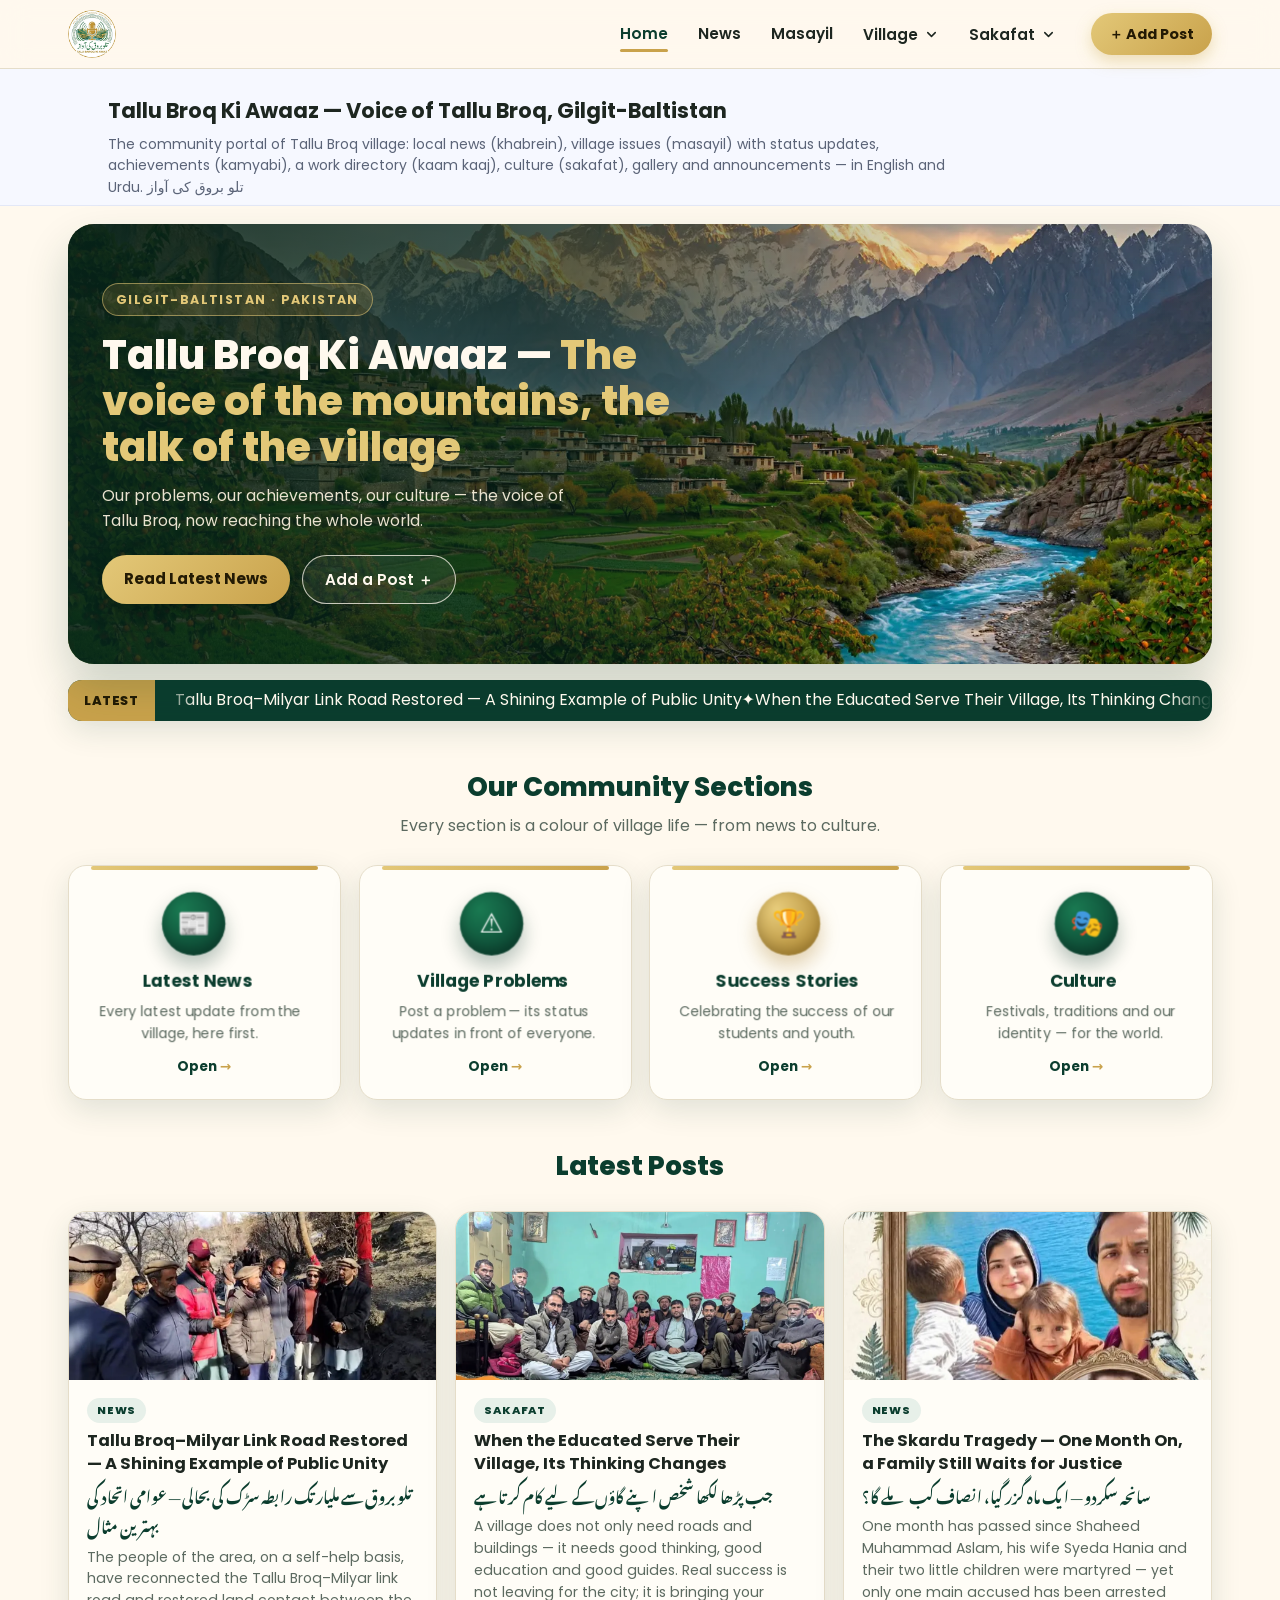
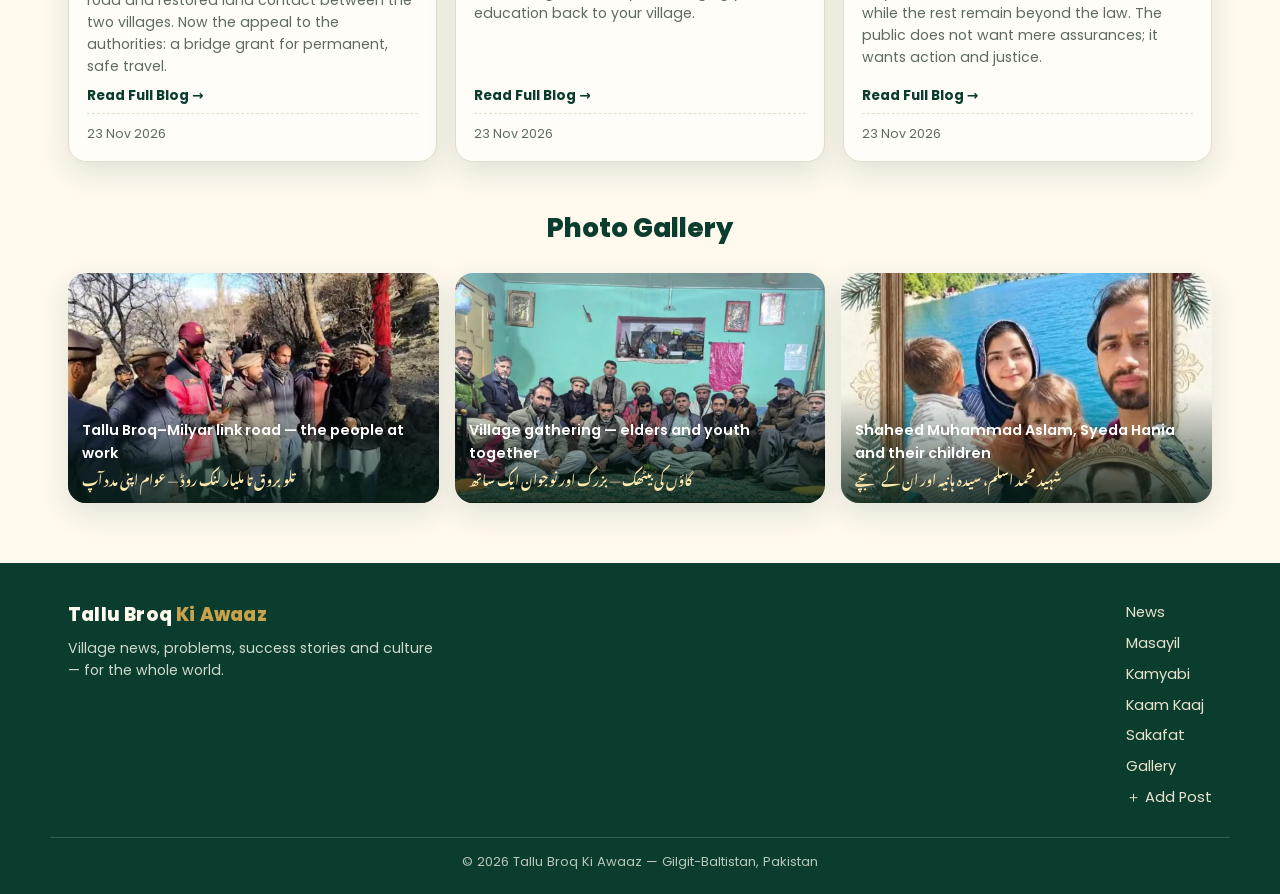
<file: index.html>
<!DOCTYPE html>
<html lang="en">
<head>
<meta charset="UTF-8">
<meta name="viewport" content="width=device-width, initial-scale=1.0">
<title>Tallu Broq Ki Awaaz — تلو بروق کی آواز | Voice of Tallu Broq</title>
<meta name="description" content="Tallu Broq Ki Awaaz — village news, masayil, kamyabi, kaam kaaj and sakafat from Tallu Broq, Gilgit-Baltistan. تلو بروق کی آواز">
<meta name="keywords" content="Tallu Broq, Tallu Broq Ki Awaaz, تلو بروق, تلو بروق کی آواز, Skardu village news, Gilgit Baltistan village, GB news, گاؤں کی خبریں, village problems Pakistan">
<meta name="robots" content="index, follow">
<link rel="canonical" href="https://sigmapack4-design.github.io/tallu-broq-awaaz/">
<meta name="theme-color" content="#0b3d2e">
<meta property="og:type" content="website">
<meta property="og:site_name" content="Tallu Broq Ki Awaaz">
<meta property="og:title" content="Tallu Broq Ki Awaaz — تلو بروق کی آواز">
<meta property="og:description" content="Gaon ki khabrein, masayil, kamyabi aur sakafat — Tallu Broq, Gilgit-Baltistan ki awaaz poori duniya ke liye.">
<meta property="og:url" content="https://sigmapack4-design.github.io/tallu-broq-awaaz/">
<meta property="og:image" content="https://sigmapack4-design.github.io/tallu-broq-awaaz/assets/hero.webp">
<meta name="twitter:card" content="summary_large_image">
<meta name="twitter:title" content="Tallu Broq Ki Awaaz — تلو بروق کی آواز">
<meta name="twitter:description" content="Village news, problems, success stories and culture from Tallu Broq, Gilgit-Baltistan, Pakistan.">
<meta name="twitter:image" content="https://sigmapack4-design.github.io/tallu-broq-awaaz/assets/hero.webp">
<script type="application/ld+json">
{"@context":"https://schema.org","@type":"WebSite","name":"Tallu Broq Ki Awaaz","alternateName":"تلو بروق کی آواز","url":"https://sigmapack4-design.github.io/tallu-broq-awaaz/","inLanguage":["en","ur"],"description":"Village news, problems, success stories, work directory and culture from Tallu Broq, Gilgit-Baltistan, Pakistan.","publisher":{"@type":"Organization","name":"Tallu Broq Ki Awaaz","alternateName":"تلو بروق کی آواز"}}
</script>
<link rel="preconnect" href="https://fonts.googleapis.com">
<link rel="preconnect" href="https://fonts.gstatic.com" crossorigin>
<link href="https://fonts.googleapis.com/css2?family=Poppins:wght@400;500;600;700;800&family=Noto+Nastaliq+Urdu:wght@400;600;700&display=swap" rel="stylesheet">
<link rel="stylesheet" href="style.css?v=8">
<link rel="icon" type="image/png" href="assets/logo.png">
</head>
<body>

<header class="site-header" id="siteHeader">
  <div class="header-inner">
    <a class="brand" href="#/home" aria-label="Tallu Broq Ki Awaaz — Home">
      <span class="brand-mark" aria-hidden="true">
        <img src="assets/logo.png" alt="Tallu Broq Ki Awaaz — logo" width="48" height="48" data-sitelogo>
      </span>
    </a>

    <nav class="main-nav" id="mainNav" aria-label="Main">
      <a class="nav-link" href="#/home" data-nav="home" data-i18n="nav_home">Home</a>
      <a class="nav-link" href="#/news" data-nav="news" data-i18n="nav_news">News</a>
      <a class="nav-link" href="#/masayil" data-nav="masayil" data-i18n="nav_masayil">Masayil</a>

      <div class="nav-drop" data-drop>
        <button class="nav-link nav-drop-btn" type="button" aria-haspopup="true" aria-expanded="false" data-drop-btn>
          <span data-i18n="nav_gaon">Village</span>
          <svg class="drop-arrow" viewBox="0 0 24 24" aria-hidden="true"><path d="M6 9l6 6 6-6" fill="none" stroke="currentColor" stroke-width="2.4" stroke-linecap="round" stroke-linejoin="round"/></svg>
        </button>
        <div class="drop-panel" role="menu">
          <a href="#/kamyabi" data-nav="kamyabi" role="menuitem"><span class="drop-ic">★</span><span data-i18n="nav_kamyabi">Kamyabi</span></a>
          <a href="#/kaam" data-nav="kaam" role="menuitem"><span class="drop-ic">⚒</span><span data-i18n="nav_kaam">Kaam Kaaj</span></a>
          <a href="#/elaan" data-nav="elaan" role="menuitem"><span class="drop-ic">📣</span><span data-i18n="nav_elaan">Elaan Board</span></a>
          <a href="#/rabta" data-nav="rabta" role="menuitem"><span class="drop-ic">☎</span><span data-i18n="nav_rabta">Rabta Directory</span></a>
        </div>
      </div>

      <div class="nav-drop" data-drop>
        <button class="nav-link nav-drop-btn" type="button" aria-haspopup="true" aria-expanded="false" data-drop-btn>
          <span data-i18n="nav_sakafat">Sakafat</span>
          <svg class="drop-arrow" viewBox="0 0 24 24" aria-hidden="true"><path d="M6 9l6 6 6-6" fill="none" stroke="currentColor" stroke-width="2.4" stroke-linecap="round" stroke-linejoin="round"/></svg>
        </button>
        <div class="drop-panel" role="menu">
          <a href="#/sakafat" data-nav="sakafat" role="menuitem"><span class="drop-ic">🎭</span><span data-i18n="nav_sakafat">Sakafat</span></a>
          <a href="#/gallery" data-nav="gallery" role="menuitem"><span class="drop-ic">🖼</span><span data-i18n="nav_gallery">Gallery</span></a>
          <a href="#/videos" data-nav="videos" role="menuitem"><span class="drop-ic">🎬</span><span data-i18n="nav_videos">Videos</span></a>
        </div>
      </div>
    </nav>

    <div class="header-actions">
      <a class="cta-btn" href="#/submit" data-i18n="cta_submit">＋ Add Post</a>
      <button class="burger" id="burger" type="button" aria-label="Menu" aria-expanded="false">
        <span></span><span></span><span></span>
      </button>
    </div>
  </div>

  <div class="mobile-panel" id="mobilePanel">
    <a class="m-link" href="#/home" data-nav="home" data-i18n="nav_home">Home</a>
    <a class="m-link" href="#/news" data-nav="news" data-i18n="nav_news">News</a>
    <a class="m-link" href="#/masayil" data-nav="masayil" data-i18n="nav_masayil">Masayil</a>
    <button class="m-acc-btn" type="button" data-acc aria-expanded="false">
      <span data-i18n="nav_gaon">Village</span>
      <svg class="drop-arrow" viewBox="0 0 24 24" aria-hidden="true"><path d="M6 9l6 6 6-6" fill="none" stroke="currentColor" stroke-width="2.4" stroke-linecap="round" stroke-linejoin="round"/></svg>
    </button>
    <div class="m-acc-panel">
      <a class="m-link sub" href="#/kamyabi" data-nav="kamyabi" data-i18n="nav_kamyabi">Kamyabi</a>
      <a class="m-link sub" href="#/kaam" data-nav="kaam" data-i18n="nav_kaam">Kaam Kaaj</a>
      <a class="m-link sub" href="#/elaan" data-nav="elaan" data-i18n="nav_elaan">Elaan Board</a>
      <a class="m-link sub" href="#/rabta" data-nav="rabta" data-i18n="nav_rabta">Rabta Directory</a>
    </div>
    <button class="m-acc-btn" type="button" data-acc aria-expanded="false">
      <span data-i18n="nav_sakafat">Sakafat</span>
      <svg class="drop-arrow" viewBox="0 0 24 24" aria-hidden="true"><path d="M6 9l6 6 6-6" fill="none" stroke="currentColor" stroke-width="2.4" stroke-linecap="round" stroke-linejoin="round"/></svg>
    </button>
    <div class="m-acc-panel">
      <a class="m-link sub" href="#/sakafat" data-nav="sakafat" data-i18n="nav_sakafat">Sakafat</a>
      <a class="m-link sub" href="#/gallery" data-nav="gallery" data-i18n="nav_gallery">Gallery</a>
      <a class="m-link sub" href="#/videos" data-nav="videos" data-i18n="nav_videos">Videos</a>
    </div>
    <a class="m-link cta" href="#/submit" data-i18n="cta_submit">＋ Add Post</a>
  </div>
</header>

<section class="seo-intro"><div class="wrap-x">
<h1>Tallu Broq Ki Awaaz — Voice of Tallu Broq, Gilgit-Baltistan</h1>
<p>The community portal of Tallu Broq village: local news (khabrein), village issues (masayil) with status updates, achievements (kamyabi), a work directory (kaam kaaj), culture (sakafat), gallery and announcements — in English and Urdu. تلو بروق کی آواز</p>
</div></section>
<main id="app" tabindex="-1"></main>

<footer class="site-footer">
  <div class="footer-inner">
    <div class="footer-brand">
      <span class="brand-name light">Tallu Broq <span class="brand-name-2">Ki Awaaz</span></span>
      <p class="footer-tag" data-i18n="footer_tag">Village news, problems, success stories and culture — for the whole world.</p>
      <div class="social-row" id="socialRow"></div>
    </div>
    <nav class="footer-links" aria-label="Footer">
      <a href="#/news" data-i18n="nav_news">News</a>
      <a href="#/masayil" data-i18n="nav_masayil">Masayil</a>
      <a href="#/kamyabi" data-i18n="nav_kamyabi">Kamyabi</a>
      <a href="#/kaam" data-i18n="nav_kaam">Kaam Kaaj</a>
      <a href="#/sakafat" data-i18n="nav_sakafat">Sakafat</a>
      <a href="#/gallery" data-i18n="nav_gallery">Gallery</a>
      <a href="#/submit" data-i18n="cta_submit">＋ Add Post</a>
    </nav>
  </div>
  <div class="footer-bottom">© 2026 Tallu Broq Ki Awaaz — Gilgit-Baltistan, Pakistan</div>
</footer>

<!-- Guidelines popup (shown before posting) -->
<div class="modal-back" id="guideModal" role="dialog" aria-modal="true" aria-label="Posting guidelines">
  <div class="modal-card">
    <h3>📋 Posting Guidelines</h3>
    <div class="guide-cols">
      <div>
        <p class="guide-h good">✅ What you can post:</p>
        <ul>
          <li>Village news</li>
          <li>Problems — water, electricity, roads, school, health</li>
          <li>Success stories — students and youth</li>
          <li>Culture and announcements</li>
        </ul>
      </div>
      <div>
        <p class="guide-h bad">🚫 Strictly not allowed:</p>
        <ul>
          <li>Buying and selling, shop or product advertisements</li>
          <li>Rude, abusive or immoral words or photos</li>
          <li>Blaming or attacking any person, or fights</li>
          <li>Fake news or spam</li>
        </ul>
      </div>
    </div>
    <p class="guide-note">🤖 <strong>How the system works:</strong> You send a title, details and a photo → <strong>the AI checks it first</strong> → a clean post is polished by the AI and published as an <strong>English + Urdu blog</strong> with SEO. A post against the rules is <strong>declined on the spot</strong> — it never appears on the site.</p>
    <div class="modal-btns">
      <button class="btn-gold" id="guideGo" type="button">Got It — Write a Post →</button>
      <button class="btn-plain" id="guideClose" type="button">Close</button>
    </div>
  </div>
</div>

<script src="data.js?v=3"></script>
<script src="app.js?v=10"></script>
</body>
</html>
</file>
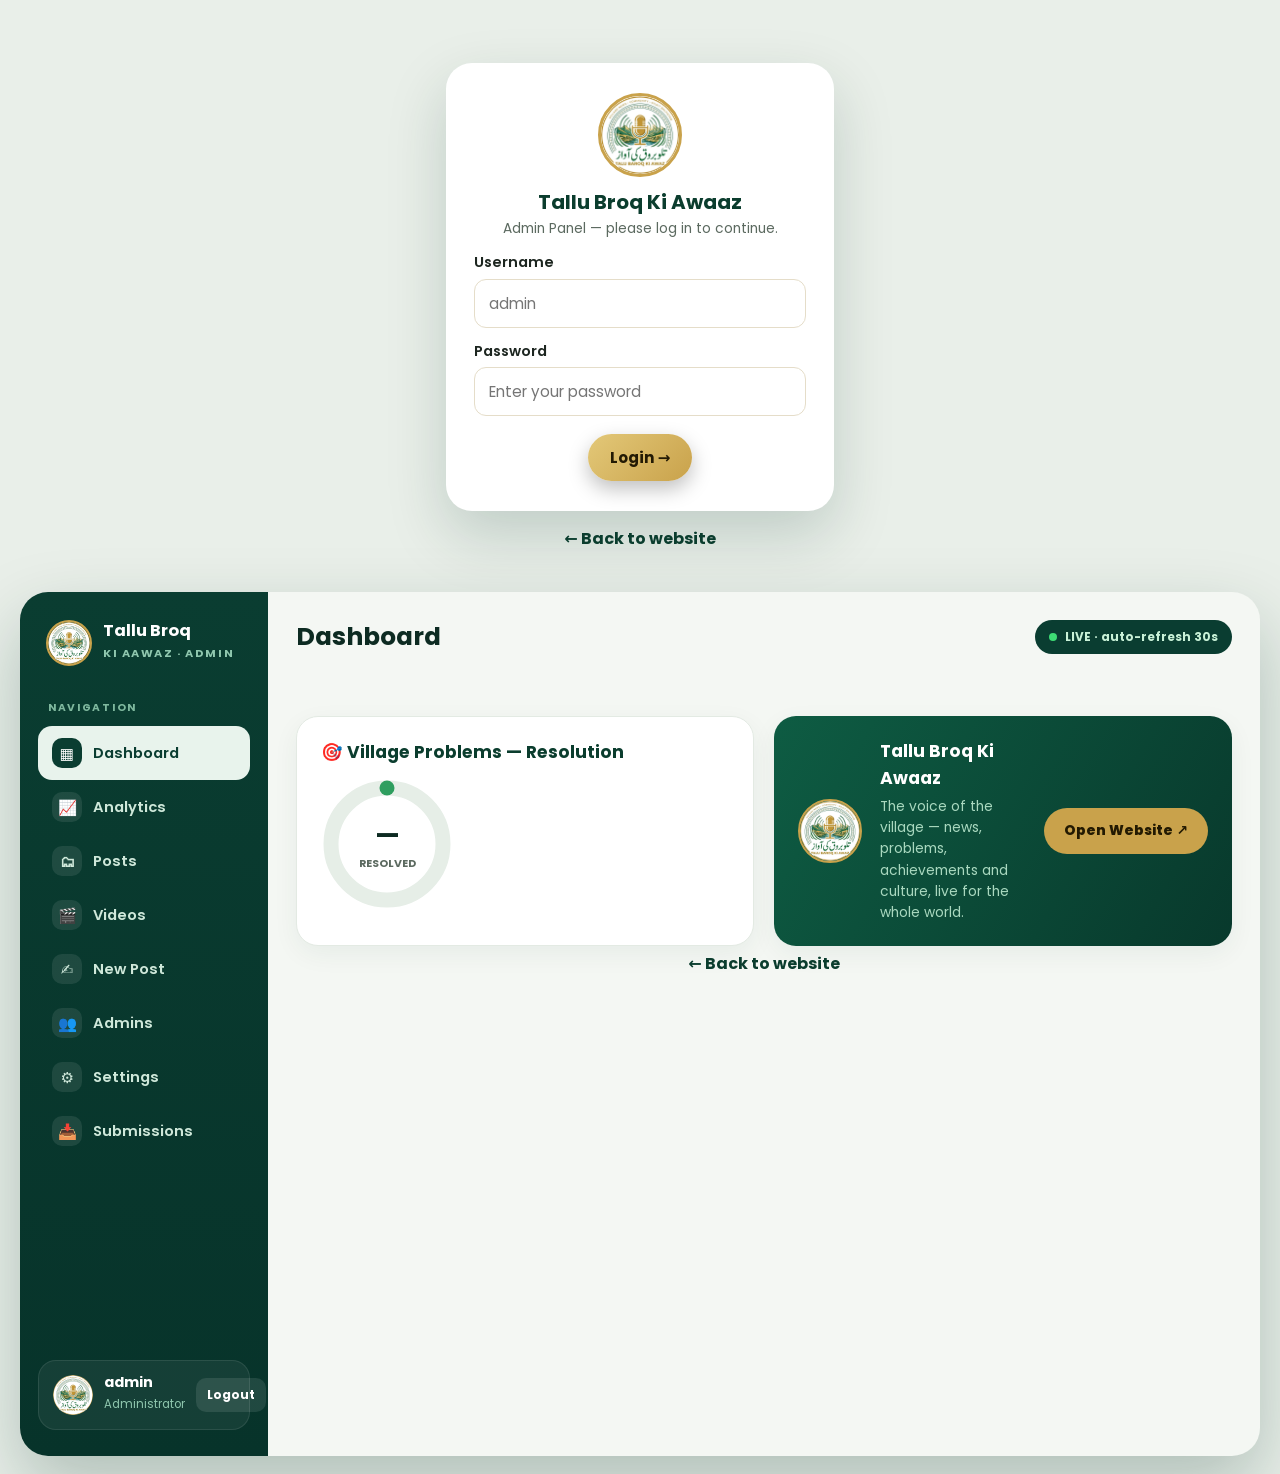
<file: admin.html>
<!DOCTYPE html>
<html lang="en">
<head>
<meta charset="UTF-8">
<meta name="viewport" content="width=device-width, initial-scale=1.0">
<title>Admin Panel — Tallu Broq Ki Awaaz</title>
<meta name="robots" content="noindex, nofollow">
<link rel="icon" type="image/png" href="assets/logo.png">
<link rel="preconnect" href="https://fonts.googleapis.com">
<link rel="preconnect" href="https://fonts.gstatic.com" crossorigin>
<link href="https://fonts.googleapis.com/css2?family=Poppins:wght@400;600;700;800&family=Noto+Nastaliq+Urdu:wght@400;700&display=swap" rel="stylesheet">
<link rel="stylesheet" href="style.css?v=7">
<style>
  body{background:#e9efe9}
  /* ---------- login ---------- */
  .login-wrap{max-width:420px;margin:7vh auto 40px;padding:0 16px}
  .login-card{background:#fff;border-radius:26px;padding:30px 28px;box-shadow:0 24px 60px rgba(8,50,40,.18)}
  .login-card .lg-logo{width:84px;height:84px;border-radius:50%;display:block;margin:0 auto 10px;border:3px solid var(--gold)}
  .login-card h1{font-size:1.25rem;color:var(--green);text-align:center}
  .login-card p{text-align:center;color:var(--muted);font-size:.86rem;margin-bottom:8px}
  /* ---------- shell ---------- */
  .shell{display:flex;gap:0;max-width:1240px;margin:18px auto;background:#f4f7f3;border-radius:28px;overflow:hidden;box-shadow:0 30px 70px rgba(8,50,40,.25);min-height:calc(100vh - 36px)}
  .side{width:248px;flex:0 0 248px;background:linear-gradient(180deg,#0a3d31,#07332a);color:#dcefe6;padding:26px 18px;display:flex;flex-direction:column;gap:6px}
  .side-brand{display:flex;align-items:center;gap:11px;padding:2px 8px 20px}
  .side-brand img{width:46px;height:46px;border-radius:50%;border:2px solid var(--gold)}
  .side-brand b{font-size:1.02rem;color:#fff;line-height:1.2;display:block}
  .side-brand span{font-size:.7rem;letter-spacing:.14em;color:#8fc7ae;font-weight:700}
  .side-label{font-size:.66rem;letter-spacing:.16em;color:#7fb89e;font-weight:700;padding:8px 10px 4px}
  .nav-item{display:flex;align-items:center;gap:11px;width:100%;text-align:left;background:transparent;border:0;color:#cfe8da;font-family:inherit;font-weight:600;font-size:.92rem;padding:12px 14px;border-radius:14px;cursor:pointer}
  .nav-item .dot{width:30px;height:30px;flex:0 0 30px;border-radius:10px;background:rgba(255,255,255,.09);display:flex;align-items:center;justify-content:center;font-size:.95rem}
  .nav-item:hover{background:rgba(255,255,255,.07);color:#fff}
  .nav-item.on{background:#e8f3ec;color:#0a3d31}
  .nav-item.on .dot{background:#0a3d31;color:#fff}
  .side-user{margin-top:auto;background:rgba(255,255,255,.06);border:1px solid rgba(255,255,255,.09);border-radius:18px;padding:13px 14px;display:flex;align-items:center;gap:11px}
  .side-user img{width:40px;height:40px;border-radius:50%}
  .side-user b{color:#fff;font-size:.9rem;display:block;line-height:1.2;word-break:break-all}
  .side-user span{font-size:.72rem;color:#8fc7ae}
  .side-user button{margin-left:auto;background:rgba(255,255,255,.1);border:0;color:#fff;border-radius:10px;padding:8px 11px;font-family:inherit;font-weight:700;font-size:.75rem;cursor:pointer}
  .side-user button:hover{background:#b3261e}
  .main{flex:1;padding:26px 28px 46px;min-width:0}
  .main-head{display:flex;align-items:center;gap:14px;margin-bottom:20px;flex-wrap:wrap}
  .main-head h1{font-size:1.55rem;color:#0d2b22}
  .main-head .live{margin-left:auto;background:#0a3d31;color:#c9f2d8;font-size:.74rem;font-weight:700;padding:8px 14px;border-radius:999px;display:flex;align-items:center;gap:8px}
  .live i{width:8px;height:8px;border-radius:50%;background:#3ddc74;display:inline-block;animation:pulse 1.6s infinite}
  @keyframes pulse{0%{box-shadow:0 0 0 0 rgba(61,220,116,.5)}70%{box-shadow:0 0 0 7px rgba(61,220,116,0)}100%{box-shadow:0 0 0 0 rgba(61,220,116,0)}}
  /* ---------- cards & stats ---------- */
  .card{background:#fff;border:1px solid #e3eae3;border-radius:22px;padding:22px 24px;margin-bottom:20px;box-shadow:0 8px 26px rgba(10,61,49,.06)}
  .card h2{color:var(--green);font-size:1.08rem;margin-bottom:12px}
  .card h3{color:#0d2b22;font-size:.98rem;margin:20px 0 10px}
  .card label{display:block;font-weight:600;font-size:.9rem;margin:12px 0 5px}
  .card input[type=text],.card input[type=password],.card input[type=url],.card select,.card textarea{
    width:100%;padding:12px 14px;border:1.5px solid var(--line);border-radius:12px;font-family:inherit;font-size:.95rem;background:#fff}
  .card input:focus,.card select:focus,.card textarea:focus{outline:none;border-color:var(--green)}
  .row{display:flex;gap:12px;flex-wrap:wrap}.row>*{flex:1;min-width:150px}
  .check{display:flex;align-items:center;gap:8px;font-weight:600;font-size:.9rem;margin-top:14px}
  .check input{width:18px;height:18px}
  .msg{margin-top:12px;font-size:.92rem;border-radius:12px;padding:11px 14px;display:none;line-height:1.55}
  .msg.ok{display:block;background:#e5f6ec;border:1px solid #8fd3a8;color:#14532d}
  .msg.bad{display:block;background:#fdecec;border:1px solid #f0a3a3;color:#7a1d1d}
  .msg.wait{display:block;background:#fff7e0;border:1px solid #ecd27a;color:#6b5410}
  .stats{display:grid;grid-template-columns:repeat(auto-fit,minmax(150px,1fr));gap:14px;margin-bottom:20px}
  .stat{background:#fff;border:1px solid #e3eae3;border-radius:20px;padding:17px 18px;box-shadow:0 8px 26px rgba(10,61,49,.06)}
  .stat b{display:block;font-size:1.85rem;color:#0d2b22;line-height:1.1}
  .stat span{font-size:.78rem;color:var(--muted);font-weight:600}
  .stat .sub{font-size:.72rem;color:#7d8b82;margin-top:3px}
  .stat.hero{background:linear-gradient(135deg,#0e5c43,#0a3d31);border:0}
  .stat.hero b{color:#fff}.stat.hero span{color:#a9d8bf}.stat.hero .sub{color:#8fc7ae}
  .bars{display:flex;align-items:flex-end;gap:3px;height:30px;margin-top:9px}
  .bars i{flex:1;background:#2f9e5f;border-radius:3px 3px 0 0;min-height:3px}
  .bars i.dim{background:#cfe3d4}
  /* donut + wide cards */
  .grid2{display:grid;grid-template-columns:1fr 1fr;gap:20px}
  .grid2 .card{margin-bottom:0}
  .donut-wrap{display:flex;align-items:center;gap:20px;flex-wrap:wrap}
  .donut{position:relative;width:132px;height:132px;flex:0 0 132px}
  .donut svg{transform:rotate(-90deg)}
  .donut .pct{position:absolute;inset:0;display:flex;flex-direction:column;align-items:center;justify-content:center}
  .donut .pct b{font-size:1.65rem;color:#0d2b22}
  .donut .pct span{font-size:.68rem;color:var(--muted);font-weight:700}
  .legend{font-size:.88rem;line-height:2}
  .legend i{width:11px;height:11px;border-radius:4px;display:inline-block;margin-right:8px}
  .cta-card{background:linear-gradient(120deg,#0e5c43,#08392c);border:0;color:#e6f4ec;display:flex;align-items:center;gap:18px}
  .cta-card img{width:64px;height:64px;border-radius:50%;border:2px solid var(--gold)}
  .cta-card h2{color:#fff;margin:0 0 4px}
  .cta-card p{font-size:.86rem;color:#a9d8bf}
  .cta-card a{margin-left:auto;background:var(--gold);color:#231a02;font-weight:800;text-decoration:none;padding:12px 20px;border-radius:999px;font-size:.86rem;white-space:nowrap}
  /* 7-day chart */
  .chart{display:flex;align-items:flex-end;gap:10px;height:170px;padding-top:16px}
  .chart .col{flex:1;display:flex;flex-direction:column;align-items:center;gap:6px;height:100%;justify-content:flex-end}
  .chart .bar{width:70%;max-width:44px;background:linear-gradient(180deg,#35b558,#177245);border-radius:9px 9px 4px 4px;min-height:4px}
  .chart .v{font-weight:800;font-size:.85rem;color:#0d2b22}
  .chart .d{font-size:.7rem;color:var(--muted);font-weight:600;text-align:center}
  /* posts / admins / log */
  .tab-page{display:none}.tab-page.on{display:block}
  .apost{border:1px solid var(--line);border-radius:14px;padding:13px 15px;margin-bottom:10px;background:#fff}
  .apost h3{font-size:.98rem;color:var(--ink)}
  .apost .meta{font-size:.78rem;color:var(--muted);margin:3px 0 8px}
  .apost .acts{display:flex;gap:8px;flex-wrap:wrap;align-items:center}
  .mini-btn{border:1.5px solid var(--line);background:#fff;border-radius:999px;padding:7px 14px;font-weight:700;font-size:.8rem;cursor:pointer;font-family:inherit;text-decoration:none;color:var(--ink);display:inline-block}
  .mini-btn:hover{border-color:var(--green);color:var(--green)}
  .mini-btn.danger:hover{border-color:#b3261e;color:#b3261e}
  .mini-btn.on{background:var(--green);color:#fff;border-color:var(--green)}
  .editor{border-top:1px dashed var(--line);margin-top:12px;padding-top:6px}
  .editor .ur-input{font-family:'Noto Nastaliq Urdu',serif}
  .arow{display:flex;align-items:center;gap:10px;border:1px solid var(--line);border-radius:12px;padding:10px 14px;margin-bottom:8px;background:#fff}
  .arow b{font-size:.95rem}
  .arow .you{font-size:.72rem;background:var(--green-soft);color:var(--green);font-weight:800;padding:2px 9px;border-radius:999px}
  .log-item{font-size:.86rem;padding:9px 4px;border-bottom:1px dashed var(--line)}
  .log-item .tag{font-weight:800;font-size:.72rem;padding:2px 9px;border-radius:999px;color:#fff}
  .tag.pub{background:#177245}.tag.dec{background:#b3261e}
  .visit{display:flex;gap:10px;align-items:baseline;padding:8px 4px;border-bottom:1px dashed var(--line);font-size:.88rem}
  .visit b{color:#0d2b22}
  .visit span{margin-left:auto;color:var(--muted);font-size:.76rem;white-space:nowrap}
  .photo-prev{width:100%;max-height:220px;object-fit:cover;border-radius:12px;margin-top:8px}
  .logo-prev{width:110px;height:110px;object-fit:cover;border-radius:50%;border:3px solid var(--gold);display:block;margin:8px 0}
  /* ---------- mobile ---------- */
  @media (max-width:920px){
    .shell{flex-direction:column;border-radius:0;margin:0;min-height:100vh}
    .side{width:auto;flex:none;padding:16px 14px 12px}
    .side-brand{padding-bottom:12px}
    .side-label{display:none}
    .side nav{display:flex;gap:8px;overflow-x:auto;padding-bottom:6px;-webkit-overflow-scrolling:touch}
    .nav-item{width:auto;white-space:nowrap;padding:9px 13px}
    .nav-item .dot{width:24px;height:24px;flex-basis:24px;font-size:.8rem}
    .side-user{margin-top:10px}
    .main{padding:20px 15px 40px}
    .grid2{grid-template-columns:1fr}
    .cta-card{flex-wrap:wrap}.cta-card a{margin-left:0}
  }
</style>
</head>
<body>

<!-- LOGIN -->
<div class="login-wrap" id="loginCard">
  <div class="login-card">
    <img class="lg-logo" src="assets/logo.png" alt="">
    <h1>Tallu Broq Ki Awaaz</h1>
    <p>Admin Panel — please log in to continue.</p>
    <label for="lu" style="display:block;font-weight:600;font-size:.9rem;margin:12px 0 5px">Username</label>
    <input type="text" id="lu" placeholder="admin" autocomplete="username" style="width:100%;padding:12px 14px;border:1.5px solid var(--line);border-radius:12px;font-family:inherit;font-size:.95rem">
    <label for="pw" style="display:block;font-weight:600;font-size:.9rem;margin:12px 0 5px">Password</label>
    <input type="password" id="pw" placeholder="Enter your password" autocomplete="current-password" style="width:100%;padding:12px 14px;border:1.5px solid var(--line);border-radius:12px;font-family:inherit;font-size:.95rem">
    <div style="margin-top:18px;text-align:center"><button class="btn-gold" id="loginBtn" type="button">Login →</button></div>
    <div class="msg" id="loginMsg"></div>
  </div>
  <p style="text-align:center;margin-top:16px"><a href="index.html" style="color:var(--green);font-weight:700">← Back to website</a></p>
</div>

<!-- PANEL -->
<div class="shell" id="panel" hidden>
  <aside class="side">
    <div class="side-brand">
      <img src="assets/logo.png" alt="" id="headLogo">
      <div><b>Tallu Broq</b><span>KI AAWAZ · ADMIN</span></div>
    </div>
    <div class="side-label">NAVIGATION</div>
    <nav>
      <button class="nav-item on" data-tab="dashboard" type="button"><span class="dot">▦</span>Dashboard</button>
      <button class="nav-item" data-tab="analytics" type="button"><span class="dot">📈</span>Analytics</button>
      <button class="nav-item" data-tab="posts" type="button"><span class="dot">🗂</span>Posts</button>
      <button class="nav-item" data-tab="videos" type="button"><span class="dot">🎬</span>Videos</button>
      <button class="nav-item" data-tab="new" type="button"><span class="dot">✍️</span>New Post</button>
      <button class="nav-item" data-tab="admins" type="button"><span class="dot">👥</span>Admins</button>
      <button class="nav-item" data-tab="settings" type="button"><span class="dot">⚙️</span>Settings</button>
      <button class="nav-item" data-tab="subs" type="button"><span class="dot">📥</span>Submissions</button>
    </nav>
    <div class="side-user">
      <img src="assets/logo.png" alt="">
      <div><b id="sideUser">admin</b><span id="whoLine">Administrator</span></div>
      <button id="logoutBtn" type="button">Logout</button>
    </div>
  </aside>

  <main class="main">
    <div class="main-head">
      <h1 id="pageTitle">Dashboard</h1>
      <span class="live"><i></i> LIVE · auto-refresh 30s</span>
    </div>

    <!-- DASHBOARD -->
    <div class="tab-page on" id="tab-dashboard">
      <div class="stats" id="anaDash"></div>
      <div class="stats" id="statsRow"></div>
      <div class="grid2">
        <div class="card">
          <h2>🎯 Village Problems — Resolution</h2>
          <div class="donut-wrap">
            <div class="donut">
              <svg width="132" height="132" viewBox="0 0 132 132">
                <circle cx="66" cy="66" r="56" fill="none" stroke="#e6eee7" stroke-width="15"/>
                <circle id="donutArc" cx="66" cy="66" r="56" fill="none" stroke="#2f9e5f" stroke-width="15" stroke-linecap="round" stroke-dasharray="0 352"/>
              </svg>
              <div class="pct"><b id="donutPct">—</b><span>RESOLVED</span></div>
            </div>
            <div class="legend" id="donutLegend"></div>
          </div>
        </div>
        <div class="card cta-card">
          <img src="assets/logo.png" alt="" id="ctaLogo">
          <div>
            <h2>Tallu Broq Ki Awaaz</h2>
            <p>The voice of the village — news, problems, achievements and culture, live for the whole world.</p>
          </div>
          <a href="index.html" target="_blank">Open Website ↗</a>
        </div>
      </div>
    </div>

    <!-- ANALYTICS -->
    <div class="tab-page" id="tab-analytics">
      <div class="stats" id="anaStats"></div>
      <div class="card">
        <h2>📊 Last 7 Days — Page Views</h2>
        <div class="chart" id="ana7"></div>
        <p style="font-size:.8rem;color:var(--muted);margin-top:10px">Visitor numbers for each day are written under the bars. Data is collected from today onwards.</p>
      </div>
      <div class="card">
        <h2>🕒 Recent Visits</h2>
        <div id="anaRecent"><p style="color:var(--muted)">Loading…</p></div>
        <p style="font-size:.8rem;color:var(--muted);margin-top:10px">“Online Now” counts visitors active in the last 5 minutes. This page refreshes itself every 30 seconds.</p>
      </div>
    </div>

    <!-- POSTS -->
    <div class="tab-page" id="tab-posts">
      <div class="card">
        <h2>🗂 Posts on the Website (AI System)</h2>
        <div id="postsList"><p style="color:var(--muted)">Loading…</p></div>
        <p style="font-size:.82rem;color:var(--muted);margin-top:10px">Note: The 3 original blog posts (Road Restoration, Educated Youth, Saniha Skardu) are file-based — they do not appear here. Ask Muse if those need changes.</p>
      </div>
    </div>

    <!-- VIDEOS -->
    <div class="tab-page" id="tab-videos">
      <div class="card">
        <h2>🎬 Add a Video</h2>
        <p style="font-size:.88rem;color:var(--muted)">Paste a YouTube video link (or a direct .mp4 link). The video will appear in the website's Videos section with Like, Comment and Share.</p>
        <label for="vTitle">Video Title</label>
        <input type="text" id="vTitle" maxlength="140" placeholder="e.g. Tallu Broq — Village Tour">
        <label for="vUrl">YouTube / MP4 Link</label>
        <input type="url" id="vUrl" placeholder="https://www.youtube.com/watch?v=...">
        <div style="margin-top:14px"><button class="btn-gold" id="addVideoBtn" type="button">Add Video →</button></div>
        <div class="msg" id="videoMsg"></div>
      </div>
      <div class="card">
        <h2>🎞 Videos on the Website</h2>
        <div id="videosList"><p style="color:var(--muted)">Loading…</p></div>
      </div>
    </div>

    <!-- NEW POST -->
    <div class="tab-page" id="tab-new">
      <div class="card">
        <h2>✍️ Publish a New Post</h2>
        <label for="aTitle">Title</label>
        <input type="text" id="aTitle" maxlength="160" placeholder="Post title">
        <label for="aBody">Details</label>
        <textarea id="aBody" rows="5" placeholder="Write the full details…"></textarea>
        <div class="row">
          <div>
            <label for="aCat">Category</label>
            <select id="aCat">
              <option value="news">News</option>
              <option value="masayil">Problem (Masayil)</option>
              <option value="kamyabi">Achievement (Kamyabi)</option>
              <option value="elaan">Announcement (Elaan)</option>
              <option value="sakafat">Culture (Sakafat)</option>
            </select>
          </div>
          <div>
            <label for="aStatus">Problem Status (only for Problems)</label>
            <select id="aStatus">
              <option value="report">Reported</option>
              <option value="progress">In Progress</option>
              <option value="done">Resolved</option>
            </select>
          </div>
        </div>
        <label for="aPhoto">Photo (optional)</label>
        <input type="file" id="aPhoto" accept="image/*">
        <img id="aPrev" class="photo-prev" alt="" hidden>
        <label class="check"><input type="checkbox" id="aAi" checked> Improve this post with AI (English + Urdu blog + SEO)</label>
        <div style="margin-top:16px"><button class="btn-gold" id="publishBtn" type="button">Publish →</button></div>
        <div class="msg" id="pubMsg"></div>
      </div>
    </div>

    <!-- ADMINS -->
    <div class="tab-page" id="tab-admins">
      <div class="card">
        <h2>👥 Admins — Who Can Log In</h2>
        <div id="adminsList"><p style="color:var(--muted)">Loading…</p></div>
        <label for="nUser">New Admin — Username</label>
        <input type="text" id="nUser" placeholder="e.g. ahmed" maxlength="20">
        <label for="nPass">New Admin — Password</label>
        <input type="password" id="nPass" placeholder="At least 6 characters">
        <div style="margin-top:14px"><button class="btn-gold" id="addAdminBtn" type="button">Add Admin →</button></div>
        <div class="msg" id="adminMsg"></div>
      </div>
      <div class="card">
        <h2>👤 Change Your Username</h2>
        <p style="font-size:.88rem;color:var(--muted)">Current username: <b id="curUserName">—</b></p>
        <label for="newUserName">New Username</label>
        <input type="text" id="newUserName" placeholder="e.g. yawar" maxlength="20">
        <label for="renPw">Password (for confirmation)</label>
        <input type="password" id="renPw" placeholder="Enter your password">
        <div style="margin-top:14px"><button class="btn-gold" id="renameBtn" type="button">Change Username →</button></div>
        <div class="msg" id="renameMsg"></div>
      </div>
      <div class="card">
        <h2>🔑 Change Your Password</h2>
        <label for="curPw">Current Password</label>
        <input type="password" id="curPw" placeholder="Your current password">
        <label for="newPw">New Password</label>
        <input type="password" id="newPw" placeholder="At least 6 characters">
        <div style="margin-top:14px"><button class="btn-gold" id="changePwBtn" type="button">Change Password →</button></div>
        <div class="msg" id="pwMsg"></div>
      </div>
    </div>

    <!-- SETTINGS -->
    <div class="tab-page" id="tab-settings">
      <div class="card">
        <h2>🖼 Website Logo</h2>
        <p style="font-size:.88rem;color:var(--muted)">This logo appears in the website header and the browser tab. Uploading a new logo replaces the old one automatically.</p>
        <img id="logoPrev" class="logo-prev" src="assets/logo.png" alt="Current logo">
        <label for="logoFile">Choose a New Logo</label>
        <input type="file" id="logoFile" accept="image/*">
        <div style="margin-top:14px;display:flex;gap:10px;flex-wrap:wrap">
          <button class="btn-gold" id="logoBtn" type="button">Apply Logo →</button>
          <button class="mini-btn" id="logoResetBtn" type="button">Restore Default Logo</button>
        </div>
        <div class="msg" id="logoMsg"></div>
      </div>
      <div class="card">
        <h2>🔗 Social Links</h2>
        <p style="font-size:.88rem;color:var(--muted)">Fill in a link and its button will appear in the website footer. Leave a field empty to hide that button.</p>
        <label for="sFacebook">Facebook Page Link</label>
        <input type="url" id="sFacebook" placeholder="https://facebook.com/...">
        <label for="sYoutube">YouTube Channel Link</label>
        <input type="url" id="sYoutube" placeholder="https://youtube.com/@...">
        <label for="sTiktok">TikTok Link</label>
        <input type="url" id="sTiktok" placeholder="https://tiktok.com/@...">
        <label for="sInstagram">Instagram Link</label>
        <input type="url" id="sInstagram" placeholder="https://instagram.com/...">
        <div style="margin-top:14px"><button class="btn-gold" id="socialBtn" type="button">Save Links →</button></div>
        <div class="msg" id="socialMsg"></div>
      </div>
    </div>

    <!-- SUBMISSIONS -->
    <div class="tab-page" id="tab-subs">
      <div class="card">
        <h2>📥 Submissions Record (from the Public Form)</h2>
        <div id="logList"><p style="color:var(--muted)">Loading…</p></div>
      </div>
    </div>

    <p style="text-align:center;margin-top:6px"><a href="index.html" style="color:var(--green);font-weight:700">← Back to website</a></p>
  </main>
</div>

<script>
"use strict";
const API_BASE = "https://tallu-broq-api.vercel.app";
const $ = id => document.getElementById(id);
const esc = s => String(s || "").replace(/[&<>"]/g, c => ({ "&": "&amp;", "<": "&lt;", ">": "&gt;", '"': "&quot;" }[c]));
let token = sessionStorage.getItem("tbka-admin") || "";
let meUser = sessionStorage.getItem("tbka-user") || "";
let photoData = null, logoData = null;
let POSTS = [], LOG = [], ANA = null, anaTimer = null;

function msg(el, kind, text) { el.className = "msg " + kind; el.textContent = text; }

async function api(payload) {
  const ctrl = new AbortController();
  const timer = setTimeout(() => ctrl.abort(), 30000);
  try {
    const r = await fetch(API_BASE + "/api/admin", {
      method: "POST",
      headers: { "Content-Type": "application/json", "X-Admin-Token": token },
      body: JSON.stringify(payload),
      signal: ctrl.signal
    });
    return await r.json();
  } finally { clearTimeout(timer); }
}

function forceRelogin() {
  token = ""; meUser = "";
  sessionStorage.removeItem("tbka-admin"); sessionStorage.removeItem("tbka-user");
  $("panel").hidden = true; $("loginCard").hidden = false;
  msg($("loginMsg"), "bad", "Your session was from the old system and no longer matches — please log in again (username: admin)");
}

function compressImage(file) {
  return new Promise((resolve, reject) => {
    const url = URL.createObjectURL(file);
    const img = new Image();
    img.onload = () => {
      const max = 1100;
      const s = Math.min(1, max / Math.max(img.width, img.height));
      const c = document.createElement("canvas");
      c.width = Math.max(1, Math.round(img.width * s));
      c.height = Math.max(1, Math.round(img.height * s));
      c.getContext("2d").drawImage(img, 0, 0, c.width, c.height);
      URL.revokeObjectURL(url);
      resolve(c.toDataURL("image/jpeg", 0.78));
    };
    img.onerror = reject;
    img.src = url;
  });
}

function bindPhoto(inputId, prevId, setter) {
  $(inputId).addEventListener("change", async () => {
    const f = $(inputId).files && $(inputId).files[0];
    if (!f) { setter(null); if (prevId) $(prevId).hidden = true; return; }
    try {
      const d = await compressImage(f);
      setter(d);
      if (prevId) { $(prevId).src = d; $(prevId).hidden = false; }
    } catch (e) { setter(null); }
  });
}
bindPhoto("aPhoto", "aPrev", v => { photoData = v; });
$("logoFile").addEventListener("change", async () => {
  const f = $("logoFile").files && $("logoFile").files[0];
  if (!f) { logoData = null; return; }
  try { logoData = await compressImage(f); $("logoPrev").src = logoData; }
  catch (e) { logoData = null; }
});

/* ----- Navigation (sidebar) ----- */
const TITLES = { dashboard: "Dashboard", analytics: "Analytics", posts: "Posts", videos: "Videos", new: "New Post", admins: "Admins", settings: "Settings", subs: "Submissions" };
document.querySelectorAll(".nav-item").forEach(b => b.addEventListener("click", () => {
  document.querySelectorAll(".nav-item").forEach(x => x.classList.toggle("on", x === b));
  const t = b.getAttribute("data-tab");
  document.querySelectorAll(".tab-page").forEach(p => p.classList.toggle("on", p.id === "tab-" + t));
  $("pageTitle").textContent = TITLES[t] || "Dashboard";
  if (t === "analytics") loadAnalytics();
  if (t === "videos") loadVideos();
}));

/* ----- Login / logout ----- */
async function doLogin() {
  const m = $("loginMsg");
  msg(m, "wait", "Checking…");
  try {
    const j = await api({ action: "login", user: $("lu").value.trim(), password: $("pw").value });
    if (j.ok) {
      token = j.token; meUser = j.user;
      sessionStorage.setItem("tbka-admin", token);
      sessionStorage.setItem("tbka-user", meUser);
      showPanel();
    } else msg(m, "bad", "❌ " + (j.error || "Login failed"));
  } catch (e) { msg(m, "bad", "❌ Could not reach the server"); }
}
$("loginBtn").addEventListener("click", doLogin);
$("pw").addEventListener("keydown", e => { if (e.key === "Enter") doLogin(); });
$("logoutBtn").addEventListener("click", () => {
  token = ""; meUser = "";
  sessionStorage.removeItem("tbka-admin"); sessionStorage.removeItem("tbka-user");
  if (anaTimer) { clearInterval(anaTimer); anaTimer = null; }
  $("panel").hidden = true; $("loginCard").hidden = false;
});

function showPanel() {
  $("loginCard").hidden = true;
  $("panel").hidden = false;
  $("sideUser").textContent = meUser;
  $("whoLine").textContent = "Administrator";
  refresh();
  if (!anaTimer) anaTimer = setInterval(() => { if (token && !$("panel").hidden) loadAnalytics(); }, 30000);
}

async function refresh() {
  try {
    const j = await api({ action: "list" });
    if (j.ok) { POSTS = j.posts || []; LOG = j.log || []; renderStats(); renderPosts(); renderLog(); }
    else { forceRelogin(); return; }
  } catch (e) { $("postsList").innerHTML = "<p>Could not reach the server — reopen the page and try again.</p>"; return; }
  loadAnalytics();
  loadAdmins();
  loadSettings();
}

/* ----- Dashboard: post stats + donut ----- */
function renderStats() {
  const by = c => POSTS.filter(p => p.cat === c).length;
  const ms = POSTS.filter(p => p.cat === "masayil");
  const cards = [
    ["Total Posts", POSTS.length, ""],
    ["News", by("news"), ""],
    ["Problems", ms.length, ""],
    ["Achievements", by("kamyabi"), ""],
    ["Culture", by("sakafat"), ""],
    ["Announcements", by("elaan"), ""],
    ["Submissions", LOG.length, ""],
    ["Published", LOG.filter(l => l.result === "published").length, ""],
    ["Declined", LOG.filter(l => l.result === "declined").length, ""]
  ];
  $("statsRow").innerHTML = cards.map(c =>
    `<div class="stat"><span>${c[0]}</span><b>${c[1]}</b></div>`).join("");
  const rep = ms.filter(p => p.status === "report").length;
  const pro = ms.filter(p => p.status === "progress").length;
  const don = ms.filter(p => p.status === "done").length;
  const pct = ms.length ? Math.round(don / ms.length * 100) : 0;
  $("donutPct").textContent = ms.length ? pct + "%" : "—";
  $("donutArc").setAttribute("stroke-dasharray", (352 * pct / 100) + " 352");
  $("donutLegend").innerHTML =
    `<div><i style="background:#b3261e"></i>Reported — <b>${rep}</b></div>` +
    `<div><i style="background:#e0a800"></i>In Progress — <b>${pro}</b></div>` +
    `<div><i style="background:#2f9e5f"></i>Resolved — <b>${don}</b></div>` +
    `<div style="color:var(--muted);font-size:.8rem">Total problems: ${ms.length}</div>`;
}

/* ----- Analytics ----- */
function miniBars(vals) {
  const max = Math.max(...vals, 1);
  return `<div class="bars">${vals.map(v => `<i class="${v ? "" : "dim"}" style="height:${Math.max(10, v / max * 100)}%"></i>`).join("")}</div>`;
}
function pageName(p) {
  if (!p || p === "/" || p.includes("#/home")) return "Home";
  if (p.includes("#/post/")) return "Post page";
  if (p.includes("#/news")) return "News";
  if (p.includes("#/masayil")) return "Problems";
  if (p.includes("#/kamyabi")) return "Achievements";
  if (p.includes("#/sakafat")) return "Culture";
  if (p.includes("#/elaan")) return "Announcements";
  if (p.includes("saniha")) return "Blog: Saniha Skardu";
  if (p.includes("parha-likha")) return "Blog: Educated Youth";
  if (p.includes("milyar-road")) return "Blog: Road Restoration";
  if (p.includes("/posts/")) return "Blog post";
  return p.replace("#/", "").replace("/", "") || "Home";
}
function ago(ts) {
  const s = Math.max(0, Math.floor((Date.now() - ts) / 1000));
  if (s < 60) return "just now";
  const m = Math.floor(s / 60);
  if (m < 60) return m + " min ago";
  const h = Math.floor(m / 60);
  if (h < 24) return h + " hr ago";
  return Math.floor(h / 24) + " d ago";
}
async function loadAnalytics() {
  try {
    const j = await api({ action: "analytics" });
    if (!j.ok) return;
    ANA = j.analytics;
    const a = ANA;
    const week = a.last7.map(d => d.views);
    $("anaDash").innerHTML =
      `<div class="stat hero"><span>🟢 Online Now</span><b>${a.online}</b><div class="sub">active in the last 5 minutes</div></div>` +
      `<div class="stat"><span>Visitors Today</span><b>${a.today.visitors}</b><div class="sub">yesterday: ${a.yesterday.visitors}</div></div>` +
      `<div class="stat"><span>Views Today</span><b>${a.today.views}</b>${miniBars(week)}</div>` +
      `<div class="stat"><span>Total Visitors</span><b>${a.totalVisitors}</b><div class="sub">total views: ${a.totalViews}</div></div>`;
    $("anaStats").innerHTML =
      `<div class="stat hero"><span>🟢 Online Now</span><b>${a.online}</b><div class="sub">active in the last 5 minutes</div></div>` +
      `<div class="stat"><span>Visitors Today</span><b>${a.today.visitors}</b><div class="sub">views today: ${a.today.views}</div></div>` +
      `<div class="stat"><span>Visitors Yesterday</span><b>${a.yesterday.visitors}</b><div class="sub">views: ${a.yesterday.views}</div></div>` +
      `<div class="stat"><span>Total Visitors</span><b>${a.totalVisitors}</b><div class="sub">all time</div></div>` +
      `<div class="stat"><span>Total Views</span><b>${a.totalViews}</b><div class="sub">all time</div></div>`;
    const max = Math.max(...week, 1);
    $("ana7").innerHTML = a.last7.map(d => {
      const dt = new Date(d.day + "T12:00:00");
      const lbl = dt.toLocaleDateString("en-GB", { weekday: "short" }) + "<br>" + dt.toLocaleDateString("en-GB", { day: "numeric", month: "short" });
      return `<div class="col"><div class="v">${d.views}</div><div class="bar" style="height:${Math.max(3, d.views / max * 100)}%"></div><div class="d">${lbl}<br>👥 ${d.visitors}</div></div>`;
    }).join("");
    $("anaRecent").innerHTML = a.recent.length ? a.recent.map(e =>
      `<div class="visit"><b>${esc(pageName(e.page))}</b><span>${ago(e.ts)}</span></div>`).join("")
      : "<p style='color:var(--muted)'>No visits recorded yet — share the website link and visits will appear here live.</p>";
  } catch (e) { /* analytics is best-effort */ }
}

/* ----- Posts: list + edit + delete + status ----- */
function renderPosts() {
  $("postsList").innerHTML = POSTS.length ? POSTS.map(p => `
    <div class="apost" data-post="${esc(p.id)}">
      <h3>${esc(p.titleEn)}</h3>
      <div class="meta">${esc(p.cat)} · ${esc(p.date)} · ${esc(p.source || "")} · by ${esc(p.name || "")}</div>
      <div class="acts">
        <a class="mini-btn" href="index.html#/post/${esc(p.id)}" target="_blank">View</a>
        <button class="mini-btn" data-edit="${esc(p.id)}">✏️ Edit</button>
        ${p.cat === "masayil" ? ["report", "progress", "done"].map(s =>
          `<button class="mini-btn ${p.status === s ? "on" : ""}" data-status="${s}" data-id="${esc(p.id)}">${s}</button>`).join("") : ""}
        <button class="mini-btn danger" data-del="${esc(p.id)}">🗑 Delete</button>
      </div>
      <div class="editor" id="editor-${esc(p.id)}" hidden>
        <label>Title (English)</label>
        <input type="text" data-f="titleEn" value="${esc(p.titleEn)}">
        <label>Title (Urdu)</label>
        <input type="text" class="ur-input" data-f="titleUr" value="${esc(p.titleUr || "")}">
        <label>Details (English)</label>
        <textarea rows="4" data-f="bodyEn">${esc(p.bodyEn || "")}</textarea>
        <label>Details (Urdu)</label>
        <textarea rows="4" class="ur-input" data-f="bodyUr">${esc(p.bodyUr || "")}</textarea>
        <div class="row">
          <div><label>Category</label>
            <select data-f="cat">${["news", "masayil", "kamyabi", "elaan", "sakafat"].map(c =>
              `<option value="${c}" ${p.cat === c ? "selected" : ""}>${c}</option>`).join("")}</select></div>
          <div><label>Posted by (name)</label>
            <input type="text" data-f="name" value="${esc(p.name || "")}"></div>
        </div>
        <div style="margin-top:14px;display:flex;gap:10px;flex-wrap:wrap">
          <button class="btn-gold" data-save="${esc(p.id)}" type="button">Save →</button>
          <button class="mini-btn" data-canceledit="${esc(p.id)}" type="button">Cancel</button>
        </div>
        <div class="msg" id="editMsg-${esc(p.id)}"></div>
      </div>
    </div>`).join("") : "<p style='color:var(--muted)'>No posts have been published through the AI system yet.</p>";

  document.querySelectorAll("[data-del]").forEach(b => b.addEventListener("click", async () => {
    if (!confirm("Delete this post? Its photo will also be deleted.")) return;
    await api({ action: "delete", id: b.getAttribute("data-del") });
    refresh();
  }));
  document.querySelectorAll("[data-status]").forEach(b => b.addEventListener("click", async () => {
    await api({ action: "setStatus", id: b.getAttribute("data-id"), status: b.getAttribute("data-status") });
    refresh();
  }));
  document.querySelectorAll("[data-edit]").forEach(b => b.addEventListener("click", () => {
    const ed = $("editor-" + b.getAttribute("data-edit"));
    if (ed) ed.hidden = !ed.hidden;
  }));
  document.querySelectorAll("[data-canceledit]").forEach(b => b.addEventListener("click", () => {
    const ed = $("editor-" + b.getAttribute("data-canceledit"));
    if (ed) ed.hidden = true;
  }));
  document.querySelectorAll("[data-save]").forEach(b => b.addEventListener("click", async () => {
    const id = b.getAttribute("data-save");
    const box = document.querySelector(`[data-post="${id}"]`);
    const payload = { action: "edit", id };
    box.querySelectorAll("[data-f]").forEach(inp => { payload[inp.getAttribute("data-f")] = inp.value; });
    const m = $("editMsg-" + id);
    msg(m, "wait", "Saving…");
    try {
      const j = await api(payload);
      if (j.ok) { msg(m, "ok", "✅ Post updated"); refresh(); }
      else msg(m, "bad", "❌ " + (j.error || "Could not save"));
    } catch (e) { msg(m, "bad", "❌ Could not reach the server"); }
  }));
}

function renderLog() {
  $("logList").innerHTML = LOG.length ? LOG.map(l => `
    <div class="log-item">
      <span class="tag ${l.result === "published" ? "pub" : "dec"}">${l.result === "published" ? "PUBLISHED" : "DECLINED"}</span>
      <strong>${esc(l.title || "")}</strong> — ${esc(l.name || "")} · ${esc(l.cat || "")}
      ${l.reasonEn ? `<br><span style="color:#7a1d1d">${esc(l.reasonEn)}</span>` : ""}
      <br><span style="color:var(--muted)">${new Date(l.ts).toLocaleString("en-GB")}</span>
    </div>`).join("") : "<p style='color:var(--muted)'>No submissions yet.</p>";
}

/* ----- New post ----- */
$("publishBtn").addEventListener("click", async () => {
  const m = $("pubMsg");
  const payload = {
    action: "create",
    title: $("aTitle").value.trim(),
    desc: $("aBody").value.trim(),
    cat: $("aCat").value,
    status: $("aStatus").value,
    useAi: $("aAi").checked,
    image: photoData || undefined
  };
  if (payload.title.length < 4 || payload.desc.length < 10) { msg(m, "bad", "❌ Please write a title and details"); return; }
  msg(m, "wait", "⏳ Publishing — with AI on it usually takes 5–15 seconds. Please don't close the page…");
  $("publishBtn").disabled = true;
  try {
    const j = await api(payload);
    if (j.ok) {
      msg(m, "ok", "✅ Post published: “" + (j.post.titleEn || payload.title) + "” — see it in the Posts tab.");
      $("aTitle").value = ""; $("aBody").value = ""; $("aPhoto").value = "";
      photoData = null; $("aPrev").hidden = true;
      refresh();
    } else msg(m, "bad", "❌ " + (j.error || "Could not publish"));
  } catch (e) { msg(m, "bad", "❌ Could not reach the server — check your internet and try again"); }
  $("publishBtn").disabled = false;
});

/* ----- Admins ----- */
async function loadAdmins() {
  try {
    const j = await api({ action: "admins" });
    if (!j.ok) return;
    if ($("curUserName")) $("curUserName").textContent = j.me;
    $("adminsList").innerHTML = j.admins.map(a => `
      <div class="arow"><b>${esc(a.user)}</b>
        ${a.user === j.me ? '<span class="you">You</span>' : ""}
        ${a.user !== j.me ? `<button class="mini-btn danger" data-deladmin="${esc(a.user)}" style="margin-left:auto">🗑 Delete</button>` : ""}
      </div>`).join("");
    document.querySelectorAll("[data-deladmin]").forEach(b => b.addEventListener("click", async () => {
      if (!confirm("Delete admin '" + b.getAttribute("data-deladmin") + "'?")) return;
      const r = await api({ action: "removeAdmin", user: b.getAttribute("data-deladmin") });
      const m = $("adminMsg");
      if (r.ok) { msg(m, "ok", "✅ Admin deleted"); loadAdmins(); }
      else msg(m, "bad", "❌ " + (r.error || "Could not delete"));
    }));
  } catch (e) { /* ignore */ }
}
$("addAdminBtn").addEventListener("click", async () => {
  const m = $("adminMsg");
  try {
    const j = await api({ action: "addAdmin", user: $("nUser").value.trim(), password: $("nPass").value });
    if (j.ok) { msg(m, "ok", "✅ New admin created — they can now log in with their own username and password"); $("nUser").value = ""; $("nPass").value = ""; loadAdmins(); }
    else msg(m, "bad", "❌ " + (j.error || "Could not create admin"));
  } catch (e) { msg(m, "bad", "❌ Could not reach the server"); }
});
$("renameBtn").addEventListener("click", async () => {
  const m = $("renameMsg");
  try {
    const j = await api({ action: "renameMe", newUser: $("newUserName").value.trim(), current: $("renPw").value });
    if (j.ok) {
      token = j.token; meUser = j.user;
      sessionStorage.setItem("tbka-admin", token);
      sessionStorage.setItem("tbka-user", meUser);
      $("sideUser").textContent = meUser;
      msg(m, "ok", "✅ Username changed — next time log in as '" + meUser + "'");
      $("newUserName").value = ""; $("renPw").value = "";
      loadAdmins();
    } else msg(m, "bad", "❌ " + (j.error || "Username not changed"));
  } catch (e) { msg(m, "bad", "❌ Could not reach the server"); }
});
$("changePwBtn").addEventListener("click", async () => {
  const m = $("pwMsg");
  try {
    const j = await api({ action: "changePassword", current: $("curPw").value, next: $("newPw").value });
    if (j.ok) {
      token = j.token;
      sessionStorage.setItem("tbka-admin", token);
      msg(m, "ok", "✅ Password changed — next time log in with the new password");
      $("curPw").value = ""; $("newPw").value = "";
    } else msg(m, "bad", "❌ " + (j.error || "Password not changed"));
  } catch (e) { msg(m, "bad", "❌ Could not reach the server"); }
});

/* ----- Videos ----- */
let VIDEOS = [];
function videoThumb(v) {
  return v.type === "youtube"
    ? `<img src="https://i.ytimg.com/vi/${esc(v.yt)}/hqdefault.jpg" alt="" style="width:110px;height:70px;object-fit:cover;border-radius:10px">`
    : `<div style="width:110px;height:70px;border-radius:10px;background:#0a3d31;color:#fff;display:flex;align-items:center;justify-content:center;font-size:1.5rem">🎬</div>`;
}
async function loadVideos() {
  try {
    const j = await api({ action: "videos" });
    if (!j.ok) return;
    VIDEOS = j.videos || [];
    $("videosList").innerHTML = VIDEOS.length ? VIDEOS.map(v => `
      <div class="apost">
        <div style="display:flex;gap:13px;align-items:center;flex-wrap:wrap">
          ${videoThumb(v)}
          <div style="flex:1;min-width:170px">
            <h3>${esc(v.title)}</h3>
            <div class="meta">${v.type === "youtube" ? "YouTube" : "MP4 file"} · ❤️ ${v.likes || 0} likes · 💬 ${(v.comments || []).length} comments · ${new Date(v.ts).toLocaleDateString("en-GB")}</div>
          </div>
          <a class="mini-btn" href="index.html#/video/${esc(v.id)}" target="_blank">View</a>
          <button class="mini-btn danger" data-delvideo="${esc(v.id)}">🗑 Delete</button>
        </div>
        ${(v.comments || []).length ? `<div style="margin-top:10px;border-top:1px dashed var(--line);padding-top:8px">` +
          v.comments.map(c => `
            <div class="visit"><b>${esc(c.name)}</b><span style="margin:0">${esc(c.text)}</span>
              <button class="mini-btn danger" data-delcomment="${esc(v.id)}|${esc(c.id)}" style="margin-left:auto;padding:4px 10px">Delete</button>
            </div>`).join("") + `</div>` : ""}
      </div>`).join("") : "<p style='color:var(--muted)'>No videos yet — add the first one above.</p>";
    document.querySelectorAll("[data-delvideo]").forEach(b => b.addEventListener("click", async () => {
      if (!confirm("Delete this video from the website?")) return;
      await api({ action: "deleteVideo", id: b.getAttribute("data-delvideo") });
      loadVideos();
    }));
    document.querySelectorAll("[data-delcomment]").forEach(b => b.addEventListener("click", async () => {
      if (!confirm("Delete this comment?")) return;
      const parts = b.getAttribute("data-delcomment").split("|");
      await api({ action: "deleteComment", videoId: parts[0], commentId: parts[1] });
      loadVideos();
    }));
  } catch (e) { /* ignore */ }
}
$("addVideoBtn").addEventListener("click", async () => {
  const m = $("videoMsg");
  const title = $("vTitle").value.trim();
  const url = $("vUrl").value.trim();
  if (title.length < 3 || !url) { msg(m, "bad", "❌ Please write a title and paste the video link"); return; }
  msg(m, "wait", "⏳ Adding video…");
  try {
    const j = await api({ action: "addVideo", title, url });
    if (j.ok) { msg(m, "ok", "✅ Video added — it is now live in the website's Videos section"); $("vTitle").value = ""; $("vUrl").value = ""; loadVideos(); }
    else msg(m, "bad", "❌ " + (j.error || "Could not add the video"));
  } catch (e) { msg(m, "bad", "❌ Could not reach the server"); }
});

/* ----- Settings: logo + socials ----- */
async function loadSettings() {
  try {
    const j = await api({ action: "getSettings" });
    if (!j.ok) return;
    const s = j.settings || {};
    if (s.logo) {
      const src = API_BASE + "/api/img?id=logo&v=" + Math.floor(Date.now() / 3600000);
      $("logoPrev").src = src;
      $("headLogo").src = src;
      $("ctaLogo").src = src;
    }
    const sc = s.socials || {};
    $("sFacebook").value = sc.facebook || "";
    $("sYoutube").value = sc.youtube || "";
    $("sTiktok").value = sc.tiktok || "";
    $("sInstagram").value = sc.instagram || "";
  } catch (e) { /* ignore */ }
}
$("logoBtn").addEventListener("click", async () => {
  const m = $("logoMsg");
  if (!logoData) { msg(m, "bad", "❌ First choose a new logo file"); return; }
  msg(m, "wait", "⏳ Applying logo…");
  try {
    const j = await api({ action: "setLogo", image: logoData });
    if (j.ok) { msg(m, "ok", "✅ New logo applied — it may take up to an hour to appear everywhere because of caching"); logoData = null; $("logoFile").value = ""; loadSettings(); }
    else msg(m, "bad", "❌ " + (j.error || "Logo not applied"));
  } catch (e) { msg(m, "bad", "❌ Could not reach the server"); }
});
$("logoResetBtn").addEventListener("click", async () => {
  const m = $("logoMsg");
  try {
    const j = await api({ action: "removeLogo" });
    if (j.ok) { msg(m, "ok", "✅ Default (original) logo restored"); $("logoPrev").src = "assets/logo.png"; $("headLogo").src = "assets/logo.png"; $("ctaLogo").src = "assets/logo.png"; }
    else msg(m, "bad", "❌ " + (j.error || "Could not reset"));
  } catch (e) { msg(m, "bad", "❌ Could not reach the server"); }
});
$("socialBtn").addEventListener("click", async () => {
  const m = $("socialMsg");
  try {
    const j = await api({ action: "saveSettings", socials: {
      facebook: $("sFacebook").value.trim(),
      youtube: $("sYoutube").value.trim(),
      tiktok: $("sTiktok").value.trim(),
      instagram: $("sInstagram").value.trim()
    }});
    if (j.ok) msg(m, "ok", "✅ Social links saved — the buttons will appear in the website footer");
    else msg(m, "bad", "❌ " + (j.error || "Could not save"));
  } catch (e) { msg(m, "bad", "❌ Could not reach the server"); }
});

if (token) showPanel();
</script>
</body>
</html>
</file>
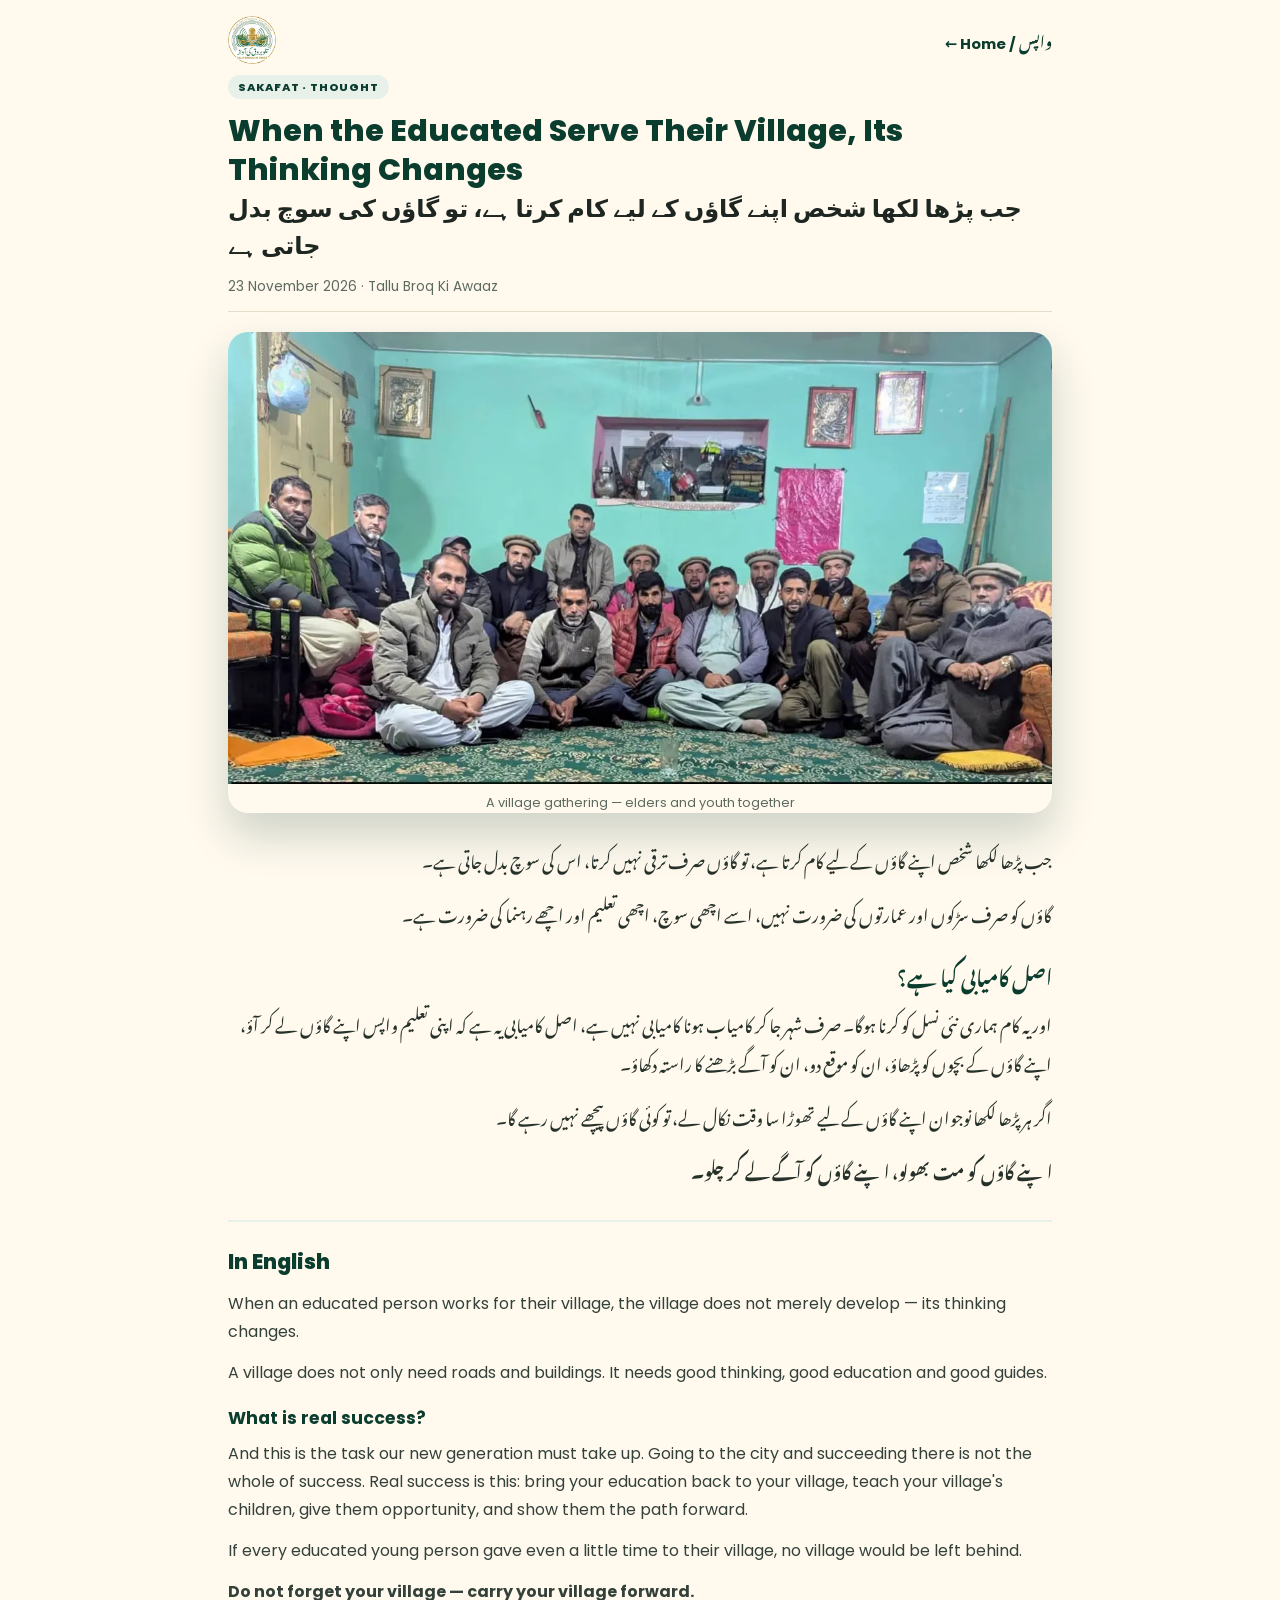
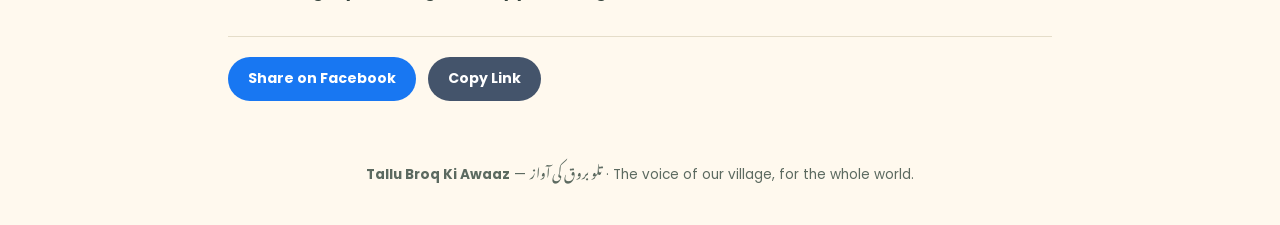
<file: posts/parha-likha-naujawan-gaon.html>
<!DOCTYPE html>
<html lang="en">
<head>
<meta charset="UTF-8">
<meta name="viewport" content="width=device-width, initial-scale=1.0">
<title>When the Educated Serve Their Village, Its Thinking Changes | Tallu Broq Ki Awaaz</title>
<meta name="description" content="A village needs more than roads and buildings — it needs good thinking, good education and good guides. Real success is bringing your education back home.">
<meta name="keywords" content="Tallu Broq, educated youth, village development, تلو بروق, پڑھا لکھا نوجوان, گاؤں کی ترقی, تعلیم, Gilgit Baltistan">
<meta name="robots" content="index, follow">
<link rel="canonical" href="https://sigmapack4-design.github.io/tallu-broq-awaaz/posts/parha-likha-naujawan-gaon.html">
<meta property="og:type" content="article">
<meta property="og:site_name" content="Tallu Broq Ki Awaaz">
<meta property="og:title" content="جب پڑھا لکھا شخص اپنے گاؤں کے لیے کام کرتا ہے، تو گاؤں کی سوچ بدل جاتی ہے">
<meta property="og:description" content="اصل کامیابی یہ ہے کہ اپنی تعلیم واپس اپنے گاؤں لے کر آؤ، اپنے گاؤں کے بچوں کو پڑھاؤ، ان کو آگے بڑھنے کا راستہ دکھاؤ۔">
<meta property="og:url" content="https://sigmapack4-design.github.io/tallu-broq-awaaz/posts/parha-likha-naujawan-gaon.html">
<meta property="og:image" content="https://sigmapack4-design.github.io/tallu-broq-awaaz/assets/gathering.webp">
<meta name="twitter:card" content="summary_large_image">
<meta name="twitter:title" content="When the Educated Serve Their Village, Its Thinking Changes">
<meta name="twitter:description" content="Real success is not leaving for the city — it is bringing your education back to your village and showing its children the way forward.">
<meta name="twitter:image" content="https://sigmapack4-design.github.io/tallu-broq-awaaz/assets/gathering.webp">
<script type="application/ld+json">
{"@context":"https://schema.org","@type":"Article","headline":"When the Educated Serve Their Village, Its Thinking Changes","image":"https://sigmapack4-design.github.io/tallu-broq-awaaz/assets/gathering.webp","datePublished":"2026-11-23","inLanguage":["ur","en"],"author":{"@type":"Organization","name":"Tallu Broq Ki Awaaz"},"publisher":{"@type":"Organization","name":"Tallu Broq Ki Awaaz"}}
</script>
<link rel="icon" type="image/png" href="../assets/logo.png">
<link rel="preconnect" href="https://fonts.googleapis.com">
<link rel="preconnect" href="https://fonts.gstatic.com" crossorigin>
<link href="https://fonts.googleapis.com/css2?family=Poppins:wght@400;600;700;800&family=Noto+Nastaliq+Urdu:wght@400;700&display=swap" rel="stylesheet">
<link rel="stylesheet" href="../style.css?v=5">
<link rel="stylesheet" href="../post.css?v=1">
</head>
<body>
<div class="post-top">
  <a class="brand" href="../index.html">
    <span class="brand-mark"><img src="../assets/logo.png" alt="Tallu Broq Ki Awaaz logo" width="48" height="48"></span>
      </a>
  <a class="back-link" href="../index.html">← Home / <span class="ur">واپس</span></a>
</div>

<article class="post-wrap">
  <span class="chip chip-sakafat post-cat">Sakafat · Thought</span>
  <h1>When the Educated Serve Their Village, Its Thinking Changes</h1>
  <h2 class="ur-title">جب پڑھا لکھا شخص اپنے گاؤں کے لیے کام کرتا ہے، تو گاؤں کی سوچ بدل جاتی ہے</h2>
  <p class="post-date">23 November 2026 · Tallu Broq Ki Awaaz</p>

  <figure class="post-hero">
    <img src="../assets/gathering.webp" alt="Elders and youth of Tallu Broq sitting together in a village gathering">
    <figcaption>A village gathering — elders and youth together</figcaption>
  </figure>

  <div class="ur-block">
    <p>جب پڑھا لکھا شخص اپنے گاؤں کے لیے کام کرتا ہے، تو گاؤں صرف ترقی نہیں کرتا، اس کی سوچ بدل جاتی ہے۔</p>
    <p>گاؤں کو صرف سڑکوں اور عمارتوں کی ضرورت نہیں، اسے اچھی سوچ، اچھی تعلیم اور اچھے رہنما کی ضرورت ہے۔</p>
    <h2>اصل کامیابی کیا ہے؟</h2>
    <p>اور یہ کام ہماری نئی نسل کو کرنا ہوگا۔ صرف شہر جا کر کامیاب ہونا کامیابی نہیں ہے، اصل کامیابی یہ ہے کہ اپنی تعلیم واپس اپنے گاؤں لے کر آؤ، اپنے گاؤں کے بچوں کو پڑھاؤ، ان کو موقع دو، ان کو آگے بڑھنے کا راستہ دکھاؤ۔</p>
    <p>اگر ہر پڑھا لکھا نوجوان اپنے گاؤں کے لیے تھوڑا سا وقت نکال لے، تو کوئی گاؤں پیچھے نہیں رہے گا۔</p>
    <p><strong>اپنے گاؤں کو مت بھولو، اپنے گاؤں کو آگے لے کر چلو۔</strong></p>
  </div>

  <div class="en-block">
    <h2>In English</h2>
    <p>When an educated person works for their village, the village does not merely develop — its thinking changes.</p>
    <p>A village does not only need roads and buildings. It needs good thinking, good education and good guides.</p>
    <h3>What is real success?</h3>
    <p>And this is the task our new generation must take up. Going to the city and succeeding there is not the whole of success. Real success is this: bring your education back to your village, teach your village's children, give them opportunity, and show them the path forward.</p>
    <p>If every educated young person gave even a little time to their village, no village would be left behind.</p>
    <p><strong>Do not forget your village — carry your village forward.</strong></p>
  </div>

  <div class="share-row">
    <a class="share-btn share-fb" target="_blank" rel="noopener" href="https://www.facebook.com/sharer/sharer.php?u=https%3A%2F%2Fsigmapack4-design.github.io%2Ftallu-broq-awaaz%2Fposts%2Fparha-likha-naujawan-gaon.html">Share on Facebook</a>
    <button class="share-btn share-copy" type="button" onclick="if(navigator.clipboard){navigator.clipboard.writeText(location.href)}this.textContent='Link Copy Ho Gaya ✓'">Copy Link</button>
  </div>
</article>

<footer class="post-foot">
  <p><strong>Tallu Broq Ki Awaaz</strong> — <span class="ur">تلو بروق کی آواز</span> · The voice of our village, for the whole world.</p>
</footer>
<script>
/* Visitor analytics — counts only, no personal data (shown in the admin panel). */
(function(){try{var v=localStorage.getItem("tbka-vid");if(!v){v="v"+Math.random().toString(36).slice(2)+Date.now().toString(36);localStorage.setItem("tbka-vid",v);}var body=JSON.stringify({v:v,page:location.pathname});if(navigator.sendBeacon)navigator.sendBeacon("https://tallu-broq-api.vercel.app/api/track",new Blob([body],{type:"text/plain"}));}catch(e){}})();
</script>
</body>
</html>
</file>
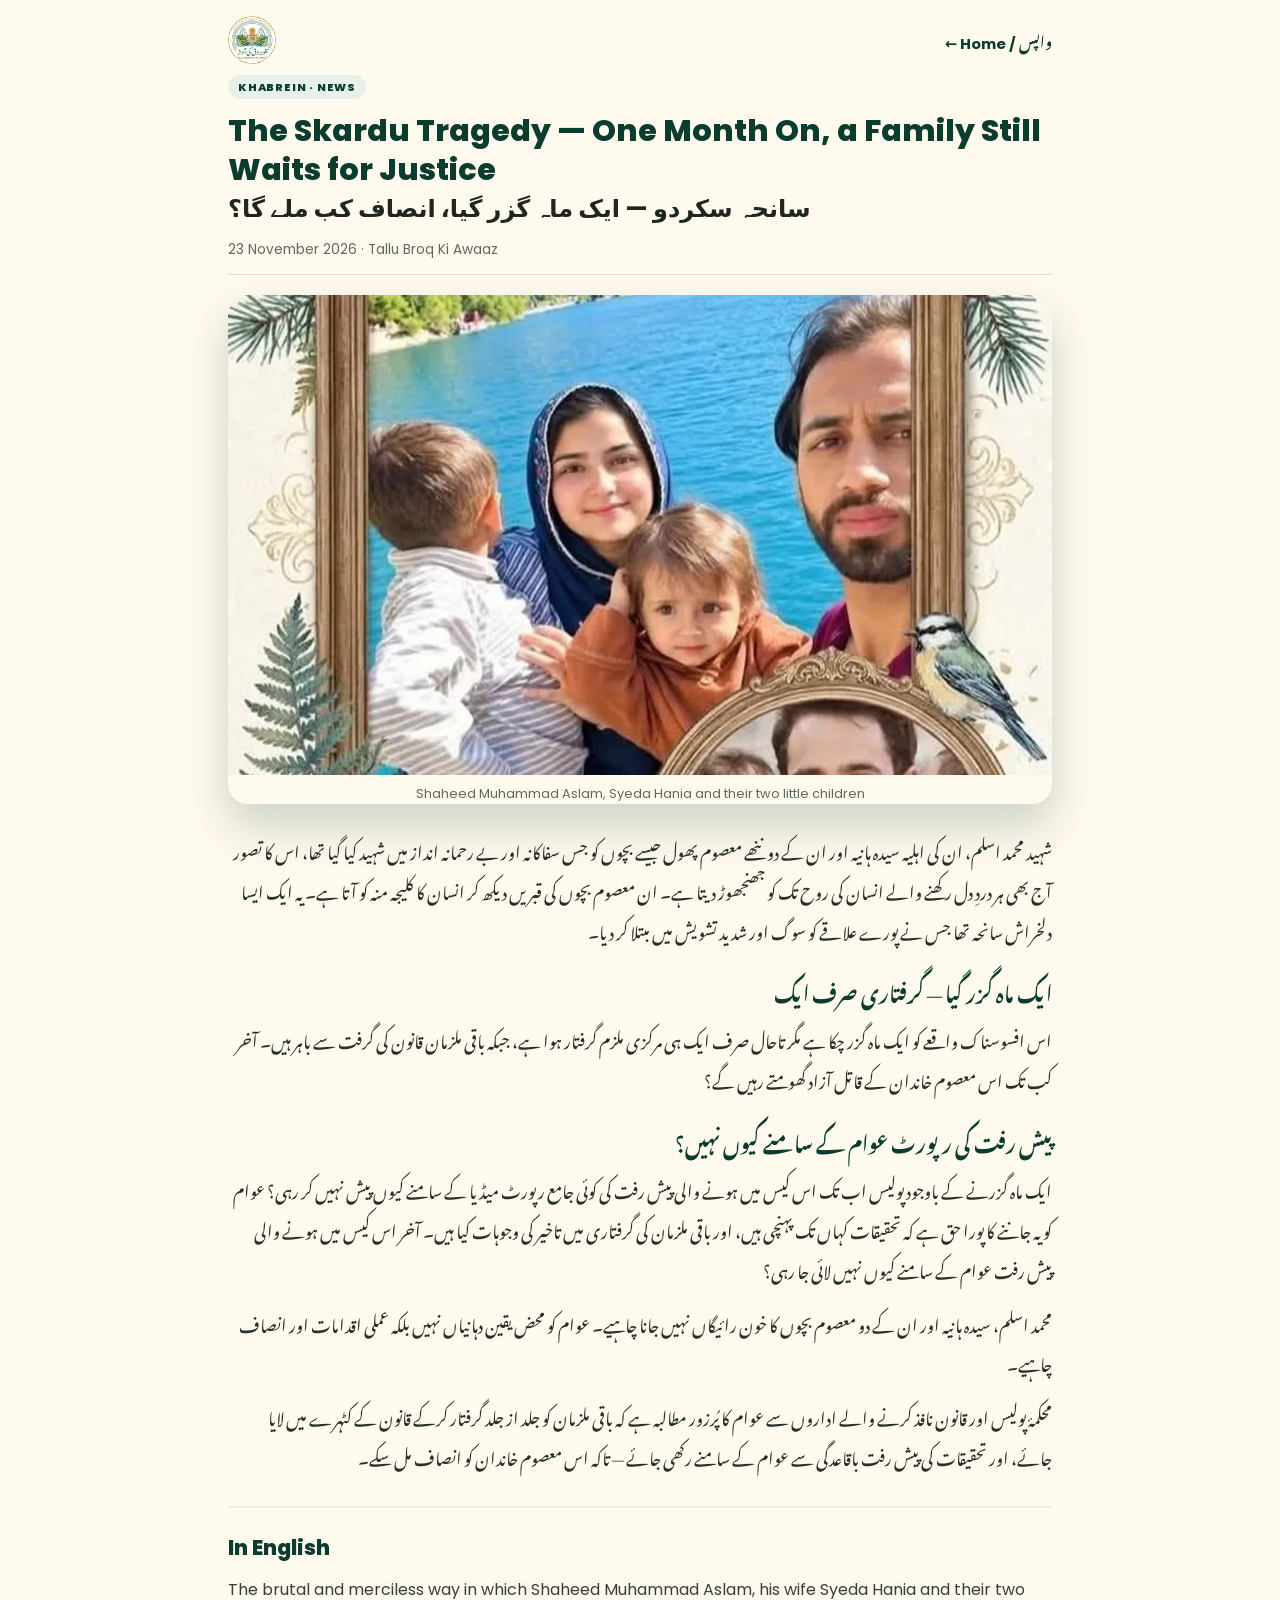
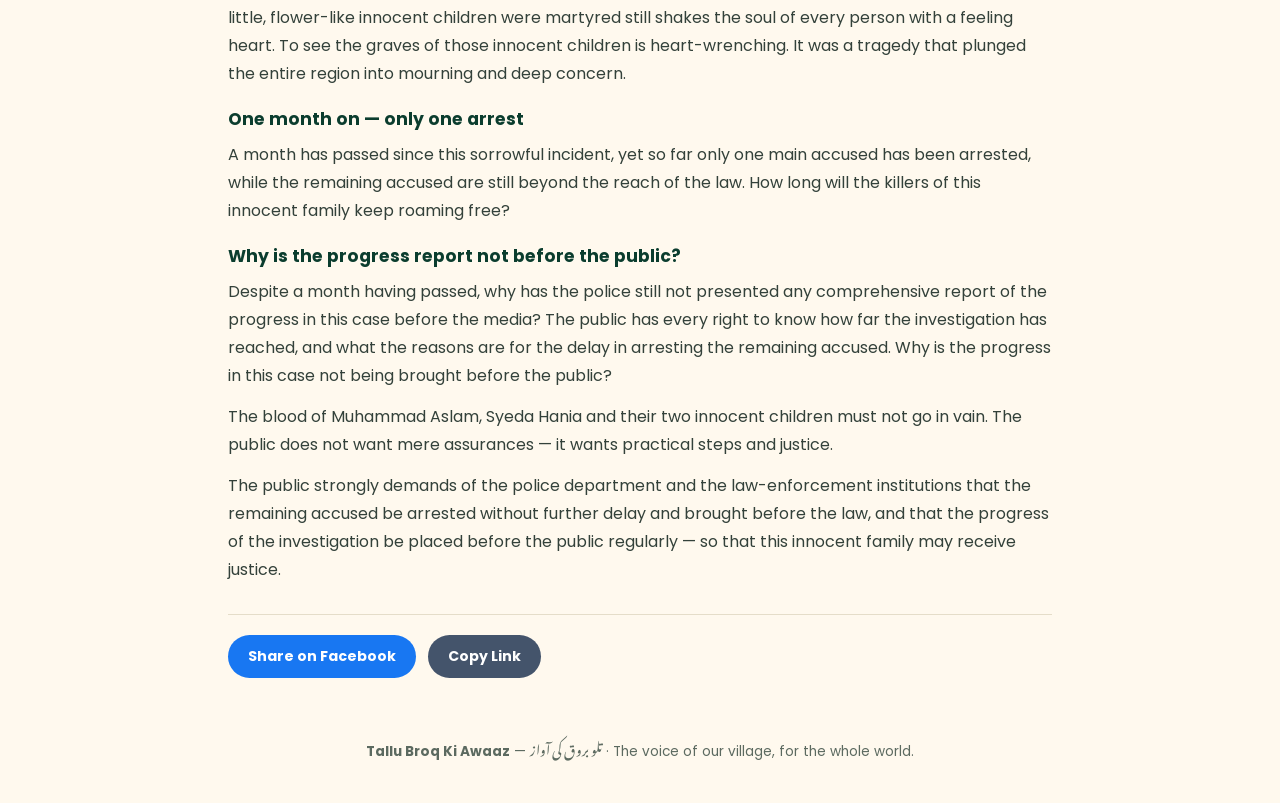
<file: posts/saniha-skardu-insaaf.html>
<!DOCTYPE html>
<html lang="en">
<head>
<meta charset="UTF-8">
<meta name="viewport" content="width=device-width, initial-scale=1.0">
<title>The Skardu Tragedy — One Month On, a Family Still Waits for Justice | Tallu Broq Ki Awaaz</title>
<meta name="description" content="One month after Shaheed Muhammad Aslam, his wife Syeda Hania and their two children were martyred in Skardu, the family still waits for justice.">
<meta name="keywords" content="Saniha Skardu, Skardu tragedy, Muhammad Aslam, Syeda Hania, justice, سانحہ سکردو, سکردو, انصاف, Gilgit Baltistan news">
<meta name="robots" content="index, follow">
<link rel="canonical" href="https://sigmapack4-design.github.io/tallu-broq-awaaz/posts/saniha-skardu-insaaf.html">
<meta property="og:type" content="article">
<meta property="og:site_name" content="Tallu Broq Ki Awaaz">
<meta property="og:title" content="سانحہ سکردو — ایک ماہ گزر گیا، انصاف کب ملے گا؟">
<meta property="og:description" content="شہید محمد اسلم، سیدہ ہانیہ اور ان کے دو معصوم بچوں کا خون رائیگاں نہیں جانا چاہیے۔ عوام کو محض یقین دہانیاں نہیں بلکہ عملی اقدامات اور انصاف چاہیے۔">
<meta property="og:url" content="https://sigmapack4-design.github.io/tallu-broq-awaaz/posts/saniha-skardu-insaaf.html">
<meta property="og:image" content="https://sigmapack4-design.github.io/tallu-broq-awaaz/assets/skardu-family.webp">
<meta name="twitter:card" content="summary_large_image">
<meta name="twitter:title" content="The Skardu Tragedy — One Month On, a Family Still Waits for Justice">
<meta name="twitter:description" content="Only one main accused has been arrested while the rest remain beyond the law. The public demands a progress report — and justice.">
<meta name="twitter:image" content="https://sigmapack4-design.github.io/tallu-broq-awaaz/assets/skardu-family.webp">
<script type="application/ld+json">
{"@context":"https://schema.org","@type":"Article","headline":"The Skardu Tragedy — One Month On, a Family Still Waits for Justice","image":"https://sigmapack4-design.github.io/tallu-broq-awaaz/assets/skardu-family.webp","datePublished":"2026-11-23","inLanguage":["ur","en"],"author":{"@type":"Organization","name":"Tallu Broq Ki Awaaz"},"publisher":{"@type":"Organization","name":"Tallu Broq Ki Awaaz"}}
</script>
<link rel="icon" type="image/png" href="../assets/logo.png">
<link rel="preconnect" href="https://fonts.googleapis.com">
<link rel="preconnect" href="https://fonts.gstatic.com" crossorigin>
<link href="https://fonts.googleapis.com/css2?family=Poppins:wght@400;600;700;800&family=Noto+Nastaliq+Urdu:wght@400;700&display=swap" rel="stylesheet">
<link rel="stylesheet" href="../style.css?v=5">
<link rel="stylesheet" href="../post.css?v=1">
</head>
<body>
<div class="post-top">
  <a class="brand" href="../index.html">
    <span class="brand-mark"><img src="../assets/logo.png" alt="Tallu Broq Ki Awaaz logo" width="48" height="48"></span>
      </a>
  <a class="back-link" href="../index.html">← Home / <span class="ur">واپس</span></a>
</div>

<article class="post-wrap">
  <span class="chip chip-news post-cat">Khabrein · News</span>
  <h1>The Skardu Tragedy — One Month On, a Family Still Waits for Justice</h1>
  <h2 class="ur-title">سانحہ سکردو — ایک ماہ گزر گیا، انصاف کب ملے گا؟</h2>
  <p class="post-date">23 November 2026 · Tallu Broq Ki Awaaz</p>

  <figure class="post-hero">
    <img src="../assets/skardu-family.webp" alt="Shaheed Muhammad Aslam, his wife Syeda Hania and their two children">
    <figcaption>Shaheed Muhammad Aslam, Syeda Hania and their two little children</figcaption>
  </figure>

  <div class="ur-block">
    <p>شہید محمد اسلم، ان کی اہلیہ سیدہ ہانیہ اور ان کے دو ننھے معصوم پھول جیسے بچوں کو جس سفاکانہ اور بے رحمانہ انداز میں شہید کیا گیا تھا، اس کا تصور آج بھی ہر دردِ دل رکھنے والے انسان کی روح تک کو جھنجھوڑ دیتا ہے۔ ان معصوم بچوں کی قبریں دیکھ کر انسان کا کلیجہ منہ کو آتا ہے۔ یہ ایک ایسا دلخراش سانحہ تھا جس نے پورے علاقے کو سوگ اور شدید تشویش میں مبتلا کر دیا۔</p>
    <h2>ایک ماہ گزر گیا — گرفتاری صرف ایک</h2>
    <p>اس افسوسناک واقعے کو ایک ماہ گزر چکا ہے مگر تاحال صرف ایک ہی مرکزی ملزم گرفتار ہوا ہے، جبکہ باقی ملزمان قانون کی گرفت سے باہر ہیں۔ آخر کب تک اس معصوم خاندان کے قاتل آزاد گھومتے رہیں گے؟</p>
    <h2>پیش رفت کی رپورٹ عوام کے سامنے کیوں نہیں؟</h2>
    <p>ایک ماہ گزرنے کے باوجود پولیس اب تک اس کیس میں ہونے والی پیش رفت کی کوئی جامع رپورٹ میڈیا کے سامنے کیوں پیش نہیں کر رہی؟ عوام کو یہ جاننے کا پورا حق ہے کہ تحقیقات کہاں تک پہنچی ہیں، اور باقی ملزمان کی گرفتاری میں تاخیر کی وجوہات کیا ہیں۔ آخر اس کیس میں ہونے والی پیش رفت عوام کے سامنے کیوں نہیں لائی جا رہی؟</p>
    <p>محمد اسلم، سیدہ ہانیہ اور ان کے دو معصوم بچوں کا خون رائیگاں نہیں جانا چاہیے۔ عوام کو محض یقین دہانیاں نہیں بلکہ عملی اقدامات اور انصاف چاہیے۔</p>
    <p>محکمۂ پولیس اور قانون نافذ کرنے والے اداروں سے عوام کا پُرزور مطالبہ ہے کہ باقی ملزمان کو جلد از جلد گرفتار کرکے قانون کے کٹہرے میں لایا جائے، اور تحقیقات کی پیش رفت باقاعدگی سے عوام کے سامنے رکھی جائے — تاکہ اس معصوم خاندان کو انصاف مل سکے۔</p>
  </div>

  <div class="en-block">
    <h2>In English</h2>
    <p>The brutal and merciless way in which Shaheed Muhammad Aslam, his wife Syeda Hania and their two little, flower-like innocent children were martyred still shakes the soul of every person with a feeling heart. To see the graves of those innocent children is heart-wrenching. It was a tragedy that plunged the entire region into mourning and deep concern.</p>
    <h3>One month on — only one arrest</h3>
    <p>A month has passed since this sorrowful incident, yet so far only one main accused has been arrested, while the remaining accused are still beyond the reach of the law. How long will the killers of this innocent family keep roaming free?</p>
    <h3>Why is the progress report not before the public?</h3>
    <p>Despite a month having passed, why has the police still not presented any comprehensive report of the progress in this case before the media? The public has every right to know how far the investigation has reached, and what the reasons are for the delay in arresting the remaining accused. Why is the progress in this case not being brought before the public?</p>
    <p>The blood of Muhammad Aslam, Syeda Hania and their two innocent children must not go in vain. The public does not want mere assurances — it wants practical steps and justice.</p>
    <p>The public strongly demands of the police department and the law-enforcement institutions that the remaining accused be arrested without further delay and brought before the law, and that the progress of the investigation be placed before the public regularly — so that this innocent family may receive justice.</p>
  </div>

  <div class="share-row">
    <a class="share-btn share-fb" target="_blank" rel="noopener" href="https://www.facebook.com/sharer/sharer.php?u=https%3A%2F%2Fsigmapack4-design.github.io%2Ftallu-broq-awaaz%2Fposts%2Fsaniha-skardu-insaaf.html">Share on Facebook</a>
    <button class="share-btn share-copy" type="button" onclick="if(navigator.clipboard){navigator.clipboard.writeText(location.href)}this.textContent='Link Copy Ho Gaya ✓'">Copy Link</button>
  </div>
</article>

<footer class="post-foot">
  <p><strong>Tallu Broq Ki Awaaz</strong> — <span class="ur">تلو بروق کی آواز</span> · The voice of our village, for the whole world.</p>
</footer>
<script>
/* Visitor analytics — counts only, no personal data (shown in the admin panel). */
(function(){try{var v=localStorage.getItem("tbka-vid");if(!v){v="v"+Math.random().toString(36).slice(2)+Date.now().toString(36);localStorage.setItem("tbka-vid",v);}var body=JSON.stringify({v:v,page:location.pathname});if(navigator.sendBeacon)navigator.sendBeacon("https://tallu-broq-api.vercel.app/api/track",new Blob([body],{type:"text/plain"}));}catch(e){}})();
</script>
</body>
</html>
</file>
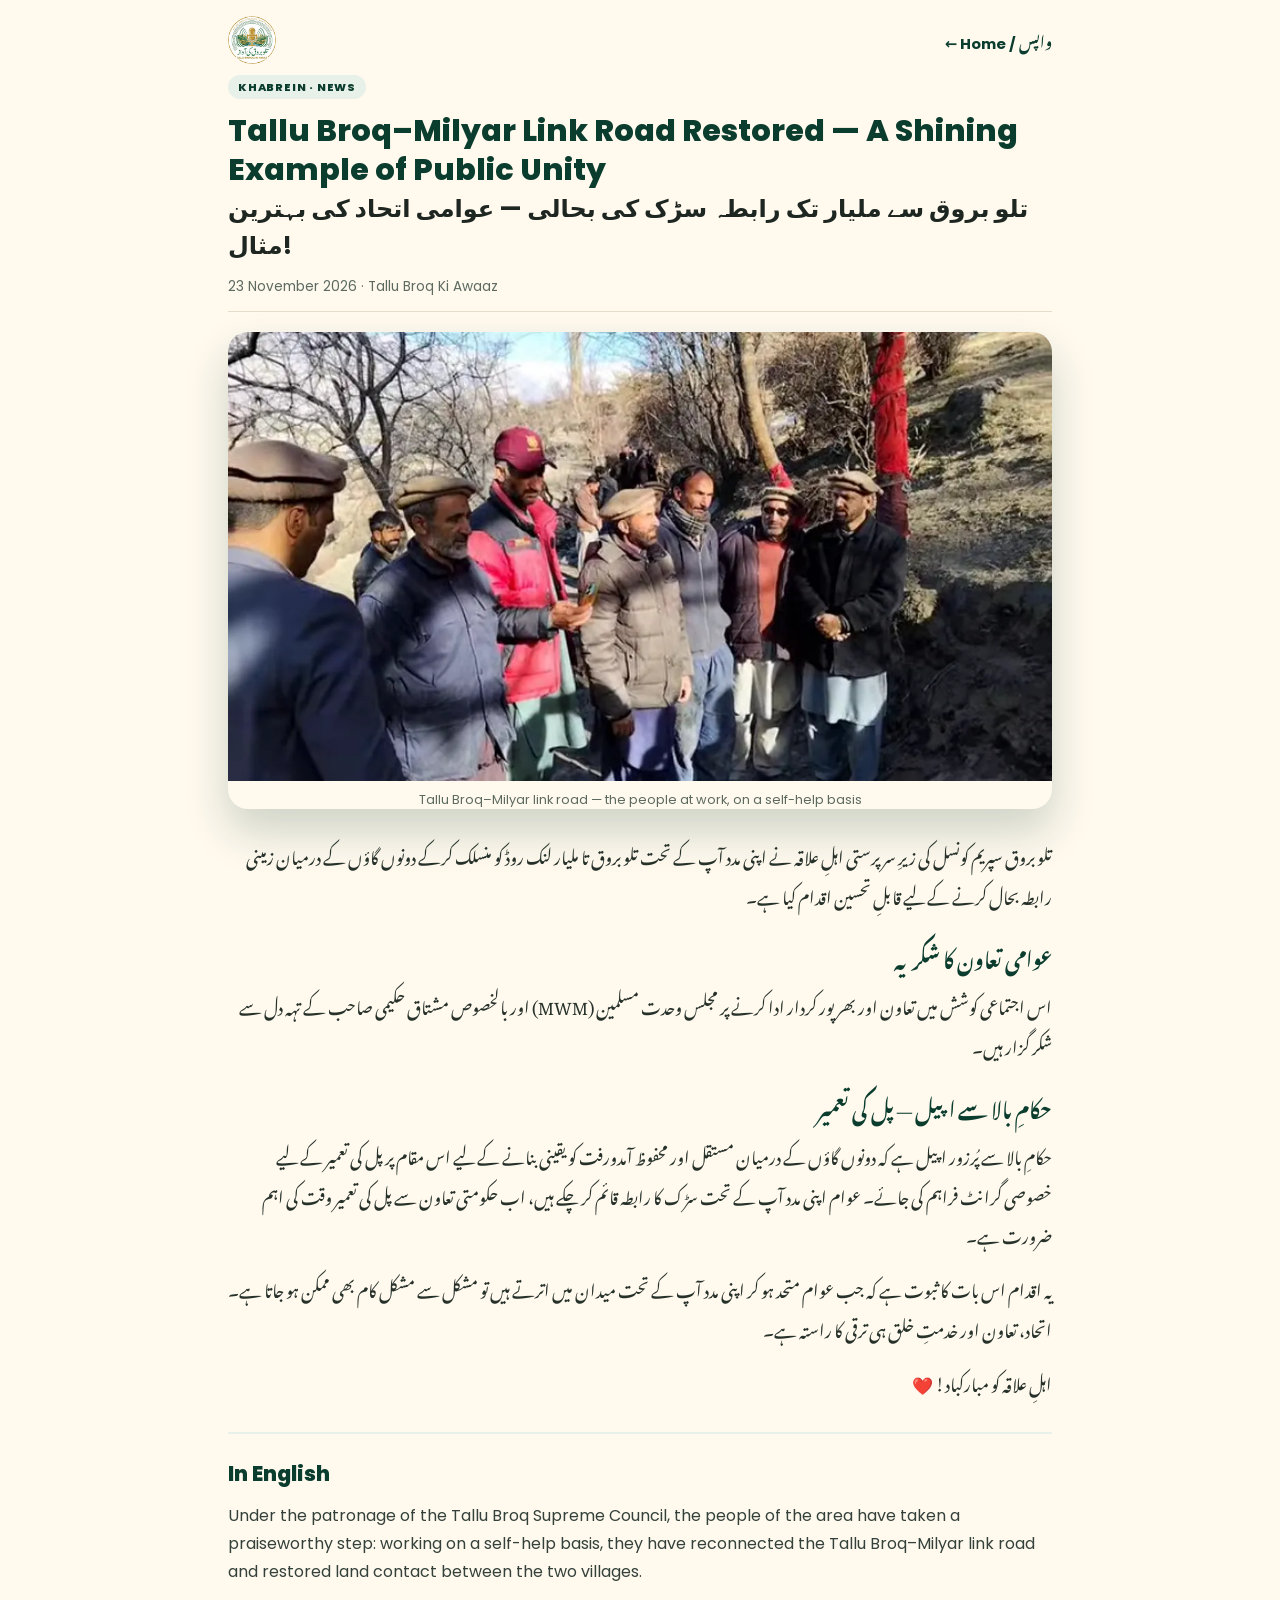
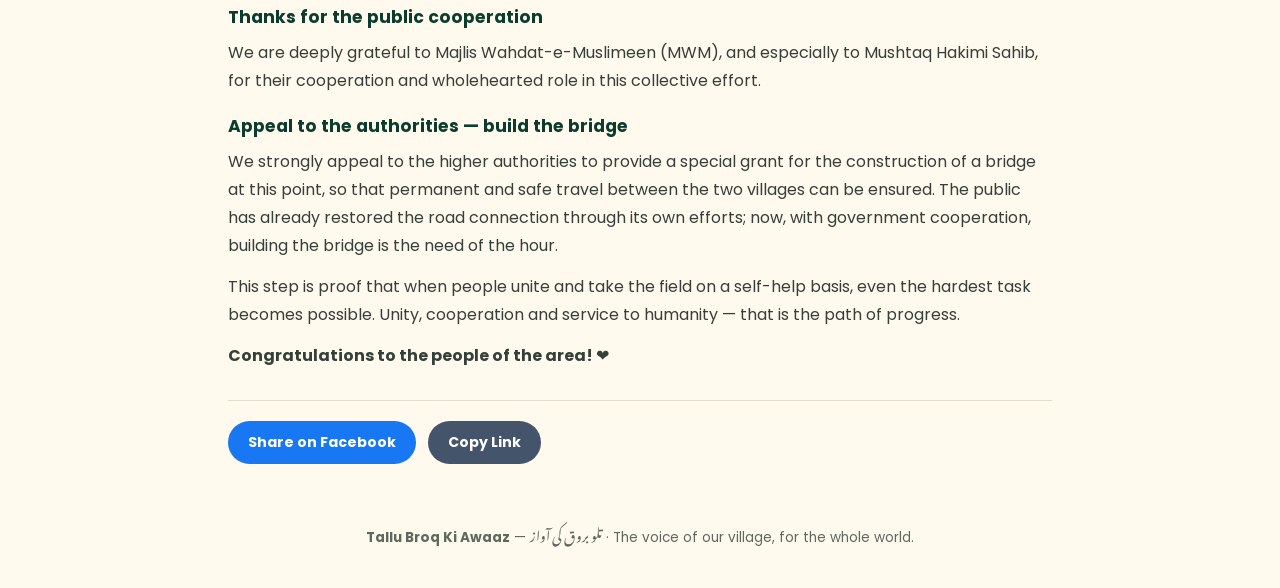
<file: posts/tallu-broq-milyar-road.html>
<!DOCTYPE html>
<html lang="en">
<head>
<meta charset="UTF-8">
<meta name="viewport" content="width=device-width, initial-scale=1.0">
<title>Tallu Broq–Milyar Link Road Restored by Public Unity | Tallu Broq Ki Awaaz</title>
<meta name="description" content="The people of Tallu Broq restored the Tallu Broq–Milyar link road on a self-help basis, reconnecting the two villages, and appealed for a bridge grant.">
<meta name="keywords" content="Tallu Broq, Milyar, link road, تلو بروق, ملیار, رابطہ سڑک, عوامی اتحاد, bridge grant, Gilgit Baltistan, Skardu news">
<meta name="robots" content="index, follow">
<link rel="canonical" href="https://sigmapack4-design.github.io/tallu-broq-awaaz/posts/tallu-broq-milyar-road.html">
<meta property="og:type" content="article">
<meta property="og:site_name" content="Tallu Broq Ki Awaaz">
<meta property="og:title" content="تلو بروق سے ملیار تک رابطہ سڑک کی بحالی — عوامی اتحاد کی بہترین مثال">
<meta property="og:description" content="اہلِ علاقہ نے اپنی مدد آپ کے تحت دونوں گاؤں کے درمیان زمینی رابطہ بحال کر دیا۔ اب پل کی تعمیر کے لیے خصوصی گرانٹ کی اپیل۔">
<meta property="og:url" content="https://sigmapack4-design.github.io/tallu-broq-awaaz/posts/tallu-broq-milyar-road.html">
<meta property="og:image" content="https://sigmapack4-design.github.io/tallu-broq-awaaz/assets/road.webp">
<meta name="twitter:card" content="summary_large_image">
<meta name="twitter:title" content="Tallu Broq–Milyar Link Road Restored — A Shining Example of Public Unity">
<meta name="twitter:description" content="The people restored land contact between the two villages on a self-help basis. Now: an appeal for a bridge grant.">
<meta name="twitter:image" content="https://sigmapack4-design.github.io/tallu-broq-awaaz/assets/road.webp">
<script type="application/ld+json">
{"@context":"https://schema.org","@type":"Article","headline":"Tallu Broq–Milyar Link Road Restored — A Shining Example of Public Unity","image":"https://sigmapack4-design.github.io/tallu-broq-awaaz/assets/road.webp","datePublished":"2026-11-23","inLanguage":["ur","en"],"author":{"@type":"Organization","name":"Tallu Broq Ki Awaaz"},"publisher":{"@type":"Organization","name":"Tallu Broq Ki Awaaz"}}
</script>
<link rel="icon" type="image/png" href="../assets/logo.png">
<link rel="preconnect" href="https://fonts.googleapis.com">
<link rel="preconnect" href="https://fonts.gstatic.com" crossorigin>
<link href="https://fonts.googleapis.com/css2?family=Poppins:wght@400;600;700;800&family=Noto+Nastaliq+Urdu:wght@400;700&display=swap" rel="stylesheet">
<link rel="stylesheet" href="../style.css?v=5">
<link rel="stylesheet" href="../post.css?v=1">
</head>
<body>
<div class="post-top">
  <a class="brand" href="../index.html">
    <span class="brand-mark"><img src="../assets/logo.png" alt="Tallu Broq Ki Awaaz logo" width="48" height="48"></span>
      </a>
  <a class="back-link" href="../index.html">← Home / <span class="ur">واپس</span></a>
</div>

<article class="post-wrap">
  <span class="chip chip-news post-cat">Khabrein · News</span>
  <h1>Tallu Broq–Milyar Link Road Restored — A Shining Example of Public Unity</h1>
  <h2 class="ur-title">تلو بروق سے ملیار تک رابطہ سڑک کی بحالی — عوامی اتحاد کی بہترین مثال!</h2>
  <p class="post-date">23 November 2026 · Tallu Broq Ki Awaaz</p>

  <figure class="post-hero">
    <img src="../assets/road.webp" alt="People of Tallu Broq gathered at the restored Tallu Broq–Milyar link road">
    <figcaption>Tallu Broq–Milyar link road — the people at work, on a self-help basis</figcaption>
  </figure>

  <div class="ur-block">
    <p>تلو بروق سپریم کونسل کی زیرِ سرپرستی اہلِ علاقہ نے اپنی مدد آپ کے تحت تلو بروق تا ملیار لنک روڈ کو منسلک کرکے دونوں گاؤں کے درمیان زمینی رابطہ بحال کرنے کے لیے قابلِ تحسین اقدام کیا ہے۔</p>
    <h2>عوامی تعاون کا شکریہ</h2>
    <p>اس اجتماعی کوشش میں تعاون اور بھرپور کردار ادا کرنے پر مجلس وحدت مسلمین (MWM) اور بالخصوص مشتاق حکیمی صاحب کے تہہ دل سے شکر گزار ہیں۔</p>
    <h2>حکامِ بالا سے اپیل — پل کی تعمیر</h2>
    <p>حکامِ بالا سے پُرزور اپیل ہے کہ دونوں گاؤں کے درمیان مستقل اور محفوظ آمدورفت کو یقینی بنانے کے لیے اس مقام پر پل کی تعمیر کے لیے خصوصی گرانٹ فراہم کی جائے۔ عوام اپنی مدد آپ کے تحت سڑک کا رابطہ قائم کر چکے ہیں، اب حکومتی تعاون سے پل کی تعمیر وقت کی اہم ضرورت ہے۔</p>
    <p>یہ اقدام اس بات کا ثبوت ہے کہ جب عوام متحد ہو کر اپنی مدد آپ کے تحت میدان میں اترتے ہیں تو مشکل سے مشکل کام بھی ممکن ہو جاتا ہے۔ اتحاد، تعاون اور خدمتِ خلق ہی ترقی کا راستہ ہے۔</p>
    <p>اہلِ علاقہ کو مبارکباد! ❤️</p>
  </div>

  <div class="en-block">
    <h2>In English</h2>
    <p>Under the patronage of the Tallu Broq Supreme Council, the people of the area have taken a praiseworthy step: working on a self-help basis, they have reconnected the Tallu Broq–Milyar link road and restored land contact between the two villages.</p>
    <h3>Thanks for the public cooperation</h3>
    <p>We are deeply grateful to Majlis Wahdat-e-Muslimeen (MWM), and especially to Mushtaq Hakimi Sahib, for their cooperation and wholehearted role in this collective effort.</p>
    <h3>Appeal to the authorities — build the bridge</h3>
    <p>We strongly appeal to the higher authorities to provide a special grant for the construction of a bridge at this point, so that permanent and safe travel between the two villages can be ensured. The public has already restored the road connection through its own efforts; now, with government cooperation, building the bridge is the need of the hour.</p>
    <p>This step is proof that when people unite and take the field on a self-help basis, even the hardest task becomes possible. Unity, cooperation and service to humanity — that is the path of progress.</p>
    <p><strong>Congratulations to the people of the area! ❤️</strong></p>
  </div>

  <div class="share-row">
    <a class="share-btn share-fb" target="_blank" rel="noopener" href="https://www.facebook.com/sharer/sharer.php?u=https%3A%2F%2Fsigmapack4-design.github.io%2Ftallu-broq-awaaz%2Fposts%2Ftallu-broq-milyar-road.html">Share on Facebook</a>
    <button class="share-btn share-copy" type="button" onclick="if(navigator.clipboard){navigator.clipboard.writeText(location.href)}this.textContent='Link Copy Ho Gaya ✓'">Copy Link</button>
  </div>
</article>

<footer class="post-foot">
  <p><strong>Tallu Broq Ki Awaaz</strong> — <span class="ur">تلو بروق کی آواز</span> · The voice of our village, for the whole world.</p>
</footer>
<script>
/* Visitor analytics — counts only, no personal data (shown in the admin panel). */
(function(){try{var v=localStorage.getItem("tbka-vid");if(!v){v="v"+Math.random().toString(36).slice(2)+Date.now().toString(36);localStorage.setItem("tbka-vid",v);}var body=JSON.stringify({v:v,page:location.pathname});if(navigator.sendBeacon)navigator.sendBeacon("https://tallu-broq-api.vercel.app/api/track",new Blob([body],{type:"text/plain"}));}catch(e){}})();
</script>
</body>
</html>
</file>
<file: style.css>
:root{
  --green:#0b3d2e;
  --green-2:#0f5132;
  --green-soft:#e7f0e9;
  --cream:#fff9ee;
  --paper:#fffdf7;
  --gold:#c9a24b;
  --gold-2:#e3c878;
  --ink:#1d2620;
  --muted:#5c6a60;
  --line:#e5ddc9;
  --red:#b3402e;
  --amber:#b07d1e;
  --radius:18px;
  --shadow:0 10px 30px rgba(11,61,46,.12);
  --shadow-lift:0 22px 44px rgba(11,61,46,.20);
}
*{margin:0;padding:0;box-sizing:border-box}
html{scroll-behavior:smooth;overflow-x:hidden}
body{
  font-family:'Poppins',system-ui,sans-serif;
  background:var(--cream);
  color:var(--ink);
  line-height:1.55;
  -webkit-font-smoothing:antialiased;
  overflow-x:hidden;
  max-width:100%;
}
.ur{font-family:'Noto Nastaliq Urdu',serif;line-height:2}
a{color:inherit;text-decoration:none}
img{max-width:100%;display:block}
button{font-family:inherit;cursor:pointer}

/* ---------- Header ---------- */
.site-header{
  position:sticky;top:0;z-index:100;
  background:rgba(255,249,238,.86);
  backdrop-filter:blur(14px);
  -webkit-backdrop-filter:blur(14px);
  border-bottom:1px solid var(--line);
}
.header-inner{
  max-width:1180px;margin:0 auto;padding:10px 18px;
  display:flex;align-items:center;gap:22px;min-width:0;
}
.brand{display:flex;align-items:center;gap:12px;flex-shrink:1;min-width:0}
.brand-mark{width:48px;height:48px;display:block;flex-shrink:0}
.brand-mark svg{width:100%;height:100%}
.brand-mark img{width:100%;height:100%;display:block;border-radius:50%}
.brand-text{display:flex;flex-direction:column;line-height:1.1;min-width:0}
.brand-name{font-weight:800;font-size:1.16rem;color:var(--green);letter-spacing:.2px;white-space:nowrap}
.brand-name-2{color:var(--gold)}
.brand-name.light{color:var(--cream)}
.brand-ur{font-size:.82rem;color:var(--muted);line-height:1.9}

.main-nav{display:flex;align-items:center;gap:4px;margin-left:auto}
.nav-link{
  position:relative;display:inline-flex;align-items:center;gap:6px;
  padding:9px 13px;border-radius:999px;border:0;background:transparent;
  font-size:.95rem;font-weight:600;color:var(--ink);
  transition:background .2s,color .2s;
}
.nav-link:hover{background:var(--green-soft);color:var(--green)}
.nav-link.active{color:var(--green)}
.nav-link.active::after{
  content:"";position:absolute;left:13px;right:13px;bottom:3px;height:3px;
  border-radius:3px;background:var(--gold);
}

/* Dropdown (arrow) menus */
.nav-drop{position:relative}
.drop-arrow{width:15px;height:15px;transition:transform .25s ease;flex-shrink:0}
.nav-drop.open .drop-arrow,.m-acc-btn.open .drop-arrow{transform:rotate(180deg)}
.drop-panel{
  position:absolute;top:calc(100% + 10px);left:50%;
  transform:translate(-50%,8px);
  min-width:250px;background:var(--paper);
  border:1px solid var(--line);border-radius:16px;
  box-shadow:var(--shadow-lift);padding:8px;
  opacity:0;visibility:hidden;pointer-events:none;
  transition:opacity .22s ease,transform .22s ease;
}
.drop-panel::before{
  content:"";position:absolute;top:-7px;left:50%;width:14px;height:14px;
  transform:translateX(-50%) rotate(45deg);
  background:var(--paper);border-left:1px solid var(--line);border-top:1px solid var(--line);
}
.nav-drop.open .drop-panel{opacity:1;visibility:visible;pointer-events:auto;transform:translate(-50%,0)}
.drop-panel a{
  display:flex;align-items:center;gap:10px;
  padding:10px 12px;border-radius:11px;font-weight:600;font-size:.93rem;
  transition:background .15s;
}
.drop-panel a:hover{background:var(--green-soft);color:var(--green)}
.drop-ic{width:22px;text-align:center}
.drop-ur{margin-left:auto;font-size:.8rem;color:var(--muted)}

.header-actions{display:flex;align-items:center;gap:10px;flex-shrink:0}
.lang-btn{
  border:1.5px solid var(--green);background:transparent;color:var(--green);
  font-family:'Noto Nastaliq Urdu',serif;font-size:.85rem;line-height:1;
  padding:8px 14px 4px;border-radius:999px;font-weight:700;
  transition:background .2s,color .2s;
}
.lang-btn:hover{background:var(--green);color:var(--cream)}
.cta-btn{
  background:linear-gradient(135deg,var(--gold-2),var(--gold));
  color:#231a04;font-weight:700;font-size:.9rem;
  padding:10px 18px;border-radius:999px;box-shadow:0 6px 16px rgba(201,162,75,.35);
  transition:transform .2s,box-shadow .2s;white-space:nowrap;
}
.cta-btn:hover{transform:translateY(-2px);box-shadow:0 10px 22px rgba(201,162,75,.45)}
.burger{
  display:none;flex-direction:column;gap:5px;background:transparent;border:0;padding:8px;
}
.burger span{width:24px;height:2.6px;border-radius:3px;background:var(--green);transition:.25s}
.burger.open span:nth-child(1){transform:translateY(7.6px) rotate(45deg)}
.burger.open span:nth-child(2){opacity:0}
.burger.open span:nth-child(3){transform:translateY(-7.6px) rotate(-45deg)}

.mobile-panel{
  display:none;border-top:1px solid var(--line);
  background:var(--paper);padding:10px 16px 16px;
}
.mobile-panel.show{display:block}
.m-link{display:block;padding:11px 10px;font-weight:600;border-radius:10px}
.m-link:hover,.m-link.active{background:var(--green-soft);color:var(--green)}
.m-link.sub{padding-left:26px;font-weight:500}
.m-link.cta{margin-top:8px;text-align:center;background:linear-gradient(135deg,var(--gold-2),var(--gold));color:#231a04;font-weight:700}
.m-acc-btn{
  width:100%;display:flex;align-items:center;justify-content:space-between;
  padding:11px 10px;background:transparent;border:0;font-weight:600;font-size:1rem;color:var(--ink);
}
.m-acc-panel{display:none}
.m-acc-panel.show{display:block}

/* ---------- Layout ---------- */
#app{max-width:1180px;margin:0 auto;padding:0 18px 60px;min-height:60vh}
.view-head{padding:38px 0 8px;text-align:center}
.view-head h1{font-size:2rem;color:var(--green);font-weight:800}
.view-head .ur{display:block;font-size:1.05rem;color:var(--gold);margin-top:2px}
.view-head p{color:var(--muted);max-width:640px;margin:10px auto 0}

/* ---------- Hero ---------- */
.hero{
  margin-top:18px;border-radius:26px;overflow:hidden;position:relative;
  box-shadow:var(--shadow-lift);isolation:isolate;
}
.hero img.hero-bg{width:100%;height:440px;object-fit:cover;transform:scale(1.02)}
.hero-shade{position:absolute;inset:0;background:linear-gradient(90deg,rgba(7,38,27,.88) 0%,rgba(7,38,27,.62) 46%,rgba(7,38,27,.05) 78%)}
.hero-content{
  position:absolute;inset:0;display:flex;flex-direction:column;justify-content:center;
  padding:34px;max-width:640px;color:var(--cream);
}
.hero-chip{
  align-self:flex-start;background:rgba(201,162,75,.18);border:1px solid rgba(227,200,120,.55);
  color:var(--gold-2);font-size:.78rem;font-weight:700;letter-spacing:1.4px;
  padding:6px 13px;border-radius:999px;text-transform:uppercase;
}
.hero-content h1{font-size:2.5rem;line-height:1.15;font-weight:800;margin:16px 0 4px}
.hero-content h1 em{font-style:normal;color:var(--gold-2)}
.hero-ur{font-size:1.3rem;color:#ffe9ad;line-height:2.1}
.hero-sub{margin-top:10px;color:#e9e2cf;max-width:480px;font-size:.98rem}
.hero-btns{display:flex;gap:12px;margin-top:22px;flex-wrap:wrap}
.btn-gold{
  background:linear-gradient(135deg,var(--gold-2),var(--gold));color:#231a04;
  font-weight:700;padding:12px 22px;border-radius:999px;border:0;font-size:.95rem;
  box-shadow:0 8px 20px rgba(0,0,0,.25);transition:transform .2s;
  display:inline-block;
}
.btn-gold:hover{transform:translateY(-2px)}
.btn-ghost{
  border:1.5px solid rgba(255,249,238,.75);color:var(--cream);background:rgba(255,255,255,.06);
  font-weight:600;padding:12px 22px;border-radius:999px;font-size:.95rem;display:inline-block;
  transition:background .2s;
}
.btn-ghost:hover{background:rgba(255,255,255,.16)}

/* ---------- Ticker ---------- */
.ticker{
  margin-top:16px;display:flex;align-items:center;gap:0;background:var(--green);
  border-radius:14px;overflow:hidden;color:var(--cream);box-shadow:var(--shadow);
}
.ticker-label{
  background:var(--gold);color:#231a04;font-weight:800;font-size:.8rem;
  padding:11px 16px;white-space:nowrap;letter-spacing:.6px;
}
.ticker-track{overflow:hidden;flex:1;min-width:0;mask-image:linear-gradient(90deg,transparent,#000 4%,#000 96%,transparent)}
.ticker-move{display:inline-flex;gap:56px;white-space:nowrap;padding-left:20px;animation:tick 30s linear infinite}
.ticker:hover .ticker-move{animation-play-state:paused}
@keyframes tick{from{transform:translateX(0)}to{transform:translateX(-50%)}}

/* ---------- Section cards (3D) ---------- */
.sec-title{text-align:center;margin:46px 0 6px}
.sec-title h2{color:var(--green);font-size:1.65rem;font-weight:800}
.sec-title .ur{display:block;color:var(--gold);font-size:1rem;margin-top:2px}
.sec-sub{text-align:center;color:var(--muted);max-width:560px;margin:6px auto 0}
.cards{
  display:grid;grid-template-columns:repeat(4,1fr);gap:18px;margin-top:26px;
  perspective:1200px;
}
.scard{
  background:var(--paper);border:1px solid var(--line);border-radius:var(--radius);
  padding:26px 20px 20px;text-align:center;position:relative;
  box-shadow:var(--shadow);transform-style:preserve-3d;
  transition:box-shadow .25s ease;will-change:transform;
}
.scard:hover{box-shadow:var(--shadow-lift)}
.scard::before{
  content:"";position:absolute;top:0;left:22px;right:22px;height:4px;border-radius:4px;
  background:linear-gradient(90deg,var(--gold-2),var(--gold));
}
.scard-ic{
  width:62px;height:62px;margin:2px auto 12px;border-radius:50%;
  display:flex;align-items:center;justify-content:center;font-size:1.65rem;color:#fff;
  background:radial-gradient(circle at 32% 28%,#1a7a52,var(--green));
  box-shadow:0 10px 20px rgba(11,61,46,.30),inset 0 -6px 12px rgba(0,0,0,.22);
  transform:translateZ(28px);
}
.scard.gold .scard-ic{background:radial-gradient(circle at 32% 28%,#e8cd7d,#a97f27);box-shadow:0 10px 20px rgba(169,127,39,.35),inset 0 -6px 12px rgba(0,0,0,.18)}
.scard h3{color:var(--green);font-size:1.06rem;transform:translateZ(18px)}
.scard .ur{display:block;color:var(--gold);font-size:.92rem}
.scard p{color:var(--muted);font-size:.86rem;margin-top:7px;transform:translateZ(12px)}
.scard .go{margin-top:12px;font-weight:700;color:var(--green);font-size:.85rem;display:inline-block}
.scard .go::after{content:" →";color:var(--gold)}

/* ---------- Post cards ---------- */
.posts{display:grid;grid-template-columns:repeat(3,1fr);gap:18px;margin-top:24px}
.pcard{
  background:var(--paper);border:1px solid var(--line);border-radius:var(--radius);
  overflow:hidden;box-shadow:var(--shadow);display:flex;flex-direction:column;
  transition:transform .25s ease,box-shadow .25s ease;
}
.pcard:hover{transform:translateY(-6px);box-shadow:var(--shadow-lift)}
.pcard img{height:168px;width:100%;object-fit:cover}
.pcard-body{padding:18px;display:flex;flex-direction:column;gap:7px;flex:1}
.chip{
  align-self:flex-start;font-size:.7rem;font-weight:800;letter-spacing:.8px;text-transform:uppercase;
  padding:4px 10px;border-radius:999px;background:var(--green-soft);color:var(--green);
}
.chip.gold{background:#f7ecd2;color:#7c5c10}
.chip.red{background:#f9e3de;color:var(--red)}
.pcard h3{font-size:1.02rem;line-height:1.4;color:var(--ink)}
.pcard h3 .ur{display:block;font-size:.95rem;color:var(--green);margin-top:3px}
.pcard p{color:var(--muted);font-size:.88rem;flex:1}
.readmore{font-weight:700;font-size:.86rem;color:var(--green)}
.readmore:hover{color:var(--gold)}
.pmeta{display:flex;justify-content:space-between;align-items:center;font-size:.78rem;color:var(--muted);border-top:1px dashed var(--line);padding-top:10px}
.status{font-weight:800;font-size:.72rem;padding:4px 10px;border-radius:999px;letter-spacing:.4px}
.status.report{background:#f9e3de;color:var(--red)}
.status.progress{background:#f7ecd2;color:var(--amber)}
.status.done{background:var(--green-soft);color:var(--green)}

/* ---------- Gallery / directory / forms ---------- */
.gallery{display:grid;grid-template-columns:repeat(3,1fr);gap:16px;margin-top:24px}
.gitem{border-radius:var(--radius);overflow:hidden;position:relative;box-shadow:var(--shadow)}
.gitem img{height:230px;width:100%;object-fit:cover;transition:transform .5s ease}
.gitem:hover img{transform:scale(1.06)}
.gitem figcaption{
  position:absolute;left:0;right:0;bottom:0;padding:26px 14px 12px;color:#fff;font-weight:600;font-size:.9rem;
  background:linear-gradient(transparent,rgba(5,30,20,.82));
}
.gitem figcaption .ur{display:block;font-size:.85rem;color:#ffe9ad}
.dir-grid{display:grid;grid-template-columns:repeat(3,1fr);gap:16px;margin-top:24px}
.dcard{background:var(--paper);border:1px solid var(--line);border-radius:var(--radius);padding:20px;box-shadow:var(--shadow)}
.dcard h3{color:var(--green);font-size:1rem;display:flex;gap:9px;align-items:center}
.dcard p{color:var(--muted);font-size:.87rem;margin-top:6px}
.form-card{
  max-width:640px;margin:26px auto 0;background:var(--paper);border:1px solid var(--line);
  border-radius:22px;box-shadow:var(--shadow-lift);padding:28px;
}
.form-card label{display:block;font-weight:600;font-size:.9rem;margin:14px 0 6px;color:var(--green)}
.form-card input,.form-card select,.form-card textarea{
  width:100%;border:1.5px solid var(--line);border-radius:12px;padding:12px 14px;
  font-family:inherit;font-size:.95rem;background:var(--cream);color:var(--ink);
}
.form-card input:focus,.form-card select:focus,.form-card textarea:focus{outline:2px solid var(--gold);border-color:transparent}
.form-card .btn-gold{width:100%;margin-top:20px;font-size:1rem;padding:14px}
.form-note{text-align:center;color:var(--muted);font-size:.82rem;margin-top:12px}
.empty-note{
  text-align:center;color:var(--muted);background:var(--paper);border:1px dashed var(--line);
  border-radius:var(--radius);padding:28px;margin-top:24px;
}

/* ---------- Footer ---------- */
.site-footer{background:var(--green);color:var(--cream);margin-top:0}
.footer-inner{
  max-width:1180px;margin:0 auto;padding:38px 18px 8px;
  display:flex;justify-content:space-between;gap:30px;flex-wrap:wrap;
}
.footer-ur{display:block;color:var(--gold-2);font-size:.95rem;margin-top:6px}
.footer-tag{color:#cfd8cd;font-size:.88rem;max-width:380px;margin-top:8px}
.footer-links{display:flex;flex-direction:column;gap:8px}
.footer-links a{color:#e9e2cf;font-size:.92rem}
.footer-links a:hover{color:var(--gold-2)}
.footer-bottom{
  max-width:1180px;margin:0 auto;padding:14px 18px 22px;
  border-top:1px solid rgba(255,249,238,.16);margin-top:20px;
  font-size:.82rem;color:#b9c6ba;text-align:center;
}

/* ---------- Reveal animation ---------- */
.reveal{opacity:0;transform:translateY(26px);transition:opacity .7s ease,transform .7s ease}
.reveal.in{opacity:1;transform:none}

/* ---------- Responsive ---------- */
@media (max-width:1020px){
  .cards{grid-template-columns:repeat(2,1fr)}
  .posts{grid-template-columns:repeat(2,1fr)}
  .gallery,.dir-grid{grid-template-columns:repeat(2,1fr)}
}
@media (max-width:860px){
  .main-nav{display:none}
  .burger{display:flex}
  .cta-btn{display:none}
  .header-inner{gap:12px;padding:10px 14px}
  .header-actions{margin-left:auto}
  .hero img.hero-bg{height:480px}
  .hero-content{padding:24px;max-width:100%}
  .hero-content h1{font-size:1.9rem}
}
@media (max-width:560px){
  .cards,.posts,.gallery,.dir-grid{grid-template-columns:1fr}
  .brand-ur{display:none}
  .header-inner{padding:8px 12px;gap:8px}
  .brand{gap:8px}
  .brand-mark{width:38px;height:38px}
  .brand-name{font-size:.95rem}
  .lang-btn{padding:7px 10px 3px;font-size:.78rem}
  .ticker-label{padding:10px 11px;font-size:.7rem}
  .hero img.hero-bg{height:520px}
  .hero-content h1{font-size:1.62rem}
  .hero-ur{font-size:1.1rem}
  .view-head h1{font-size:1.55rem}
  #app{padding:0 12px 48px}
}

/* ----- Guidelines popup + Add Post system ----- */
.modal-back{
  position:fixed;inset:0;background:rgba(6,26,19,.72);backdrop-filter:blur(4px);
  display:none;align-items:center;justify-content:center;z-index:200;padding:16px;
}
.modal-back.show{display:flex}
.modal-card{
  background:var(--paper);border-radius:22px;max-width:640px;width:100%;max-height:88vh;overflow:auto;
  padding:26px 26px 22px;box-shadow:var(--shadow-lift);border-top:6px solid var(--gold);
}
.modal-card h3{color:var(--green);font-size:1.25rem;margin-bottom:14px}
.guide-box{
  background:var(--paper);border:1px solid var(--line);border-radius:18px;padding:20px 22px;
  max-width:680px;margin:0 auto 22px;box-shadow:var(--shadow-soft);
}
.guide-box h3{color:var(--green);font-size:1.12rem;margin-bottom:12px}
.guide-cols{display:grid;grid-template-columns:1fr 1fr;gap:8px 26px}
.guide-h{font-weight:700;margin-bottom:6px}
.guide-h.good{color:#177245}
.guide-h.bad{color:#b3261e}
.guide-cols ul{list-style:none}
.guide-cols li{padding:3px 0;font-size:.92rem;color:#33413a}
.guide-cols li .ur{color:var(--gold);font-size:.82rem;margin-left:6px}
.guide-note{
  margin-top:14px;background:var(--green-soft);border-radius:12px;padding:12px 14px;
  font-size:.9rem;color:#22392e;line-height:1.6;
}
.modal-btns{display:flex;gap:12px;flex-wrap:wrap;margin-top:18px}
.btn-plain{
  background:#fff;border:1.5px solid var(--line);color:var(--ink);font-weight:700;
  padding:13px 22px;border-radius:999px;cursor:pointer;font-family:inherit;font-size:.95rem;
}
.btn-plain:hover{border-color:var(--green);color:var(--green)}
@media (max-width:560px){ .guide-cols{grid-template-columns:1fr} }

/* ----- Form extras ----- */
.form-card .opt{color:var(--muted);font-weight:400;font-size:.8rem}
.form-card input[type="file"]{padding:10px;background:#fff}
.photo-prev{width:100%;max-height:260px;object-fit:cover;border-radius:14px;margin-top:4px}
.result-wait,.result-ok,.result-bad{
  margin-top:16px;border-radius:14px;padding:14px 16px;font-size:.94rem;line-height:1.6;
}
.result-wait{background:#fff7e0;border:1px solid #ecd27a;color:#6b5410}
.result-ok{background:#e5f6ec;border:1px solid #8fd3a8;color:#14532d}
.result-ok a{color:var(--green);font-weight:800}
.result-bad{background:#fdecec;border:1px solid #f0a3a3;color:#7a1d1d}
.result-bad .ur{display:inline-block;margin-top:4px}

/* ----- Dynamic blog view ----- */
.blog-wrap{max-width:860px;margin:0 auto}
.blog-h1{font-size:1.9rem;line-height:1.3;color:var(--green);font-weight:800;margin-top:12px}
.blog-h1ur{
  font-family:'Noto Nastaliq Urdu',serif;font-weight:700;direction:rtl;text-align:right;
  font-size:1.5rem;line-height:2.2;color:var(--ink);margin-top:8px;
}
.share-copy{background:#44546b;border:none;cursor:pointer;font-family:inherit}
@media (max-width:560px){ .blog-h1{font-size:1.45rem} .blog-h1ur{font-size:1.22rem} }

/* ----- Social links (set from admin panel) ----- */
.social-row{display:flex;gap:10px;flex-wrap:wrap;margin-top:16px}
.social-row:empty{display:none}
.social-pill{
  display:inline-flex;align-items:center;gap:7px;padding:8px 16px;border-radius:999px;
  border:1.5px solid rgba(255,255,255,.35);color:#fff;font-weight:600;font-size:.85rem;
  transition:.2s;background:rgba(255,255,255,.08);
}
.social-pill:hover{border-color:var(--gold);color:var(--gold-2);transform:translateY(-2px)}

/* ---------- Videos ---------- */
.vgrid{display:grid;grid-template-columns:repeat(auto-fill,minmax(240px,1fr));gap:18px}
.vcard{background:var(--paper);border:1px solid var(--line);border-radius:18px;overflow:hidden;text-decoration:none;color:var(--ink);box-shadow:var(--shadow-soft);display:block;transition:transform .25s ease,box-shadow .25s ease}
.vcard:hover{transform:translateY(-4px)}
.vthumb{position:relative;display:block;aspect-ratio:16/9;background:#0a3d31;overflow:hidden}
.vthumb img{width:100%;height:100%;object-fit:cover;display:block}
.vthumb-file{display:flex;align-items:center;justify-content:center;height:100%;font-size:2.6rem}
.vplay{position:absolute;top:50%;left:50%;transform:translate(-50%,-50%);width:52px;height:52px;border-radius:50%;background:rgba(10,61,49,.82);color:#fff;display:flex;align-items:center;justify-content:center;font-size:1.15rem;border:2px solid rgba(255,255,255,.65)}
.vmeta{display:block;padding:13px 15px}
.vmeta b{display:block;font-size:.95rem;line-height:1.35;margin-bottom:5px}
.vmeta span{font-size:.8rem;color:var(--muted)}
.video-wrap{max-width:860px}
.player-wrap{position:relative;aspect-ratio:16/9;background:#000;border-radius:16px;overflow:hidden;margin:14px 0}
.player-wrap iframe,.player-wrap video{position:absolute;inset:0;width:100%;height:100%;border:0}
.vthumb video{width:100%;height:100%;object-fit:cover;display:block}
.feat-video{margin-bottom:10px}
.feat-meta{display:flex;flex-wrap:wrap;gap:6px 16px;align-items:center;justify-content:space-between;margin:2px 0 12px}
.feat-meta b{font-size:1.02rem}
.feat-meta a{color:var(--green);font-weight:700;text-decoration:none;font-size:.9rem}
.v-actions{display:flex;gap:10px;align-items:center;margin:6px 0 8px}
.like-btn{border:1.5px solid var(--line);background:#fff;border-radius:999px;padding:10px 20px;font-weight:800;font-size:.95rem;cursor:pointer;font-family:inherit;color:var(--ink)}
.like-btn.on{background:#fdecec;border-color:#f0a3a3;color:#b3261e}
.cmt-head{font-size:1.15rem;color:var(--green);margin:22px 0 8px}
.cmt{border-bottom:1px dashed var(--line);padding:10px 2px}
.cmt b{color:var(--ink)}
.cmt span{color:var(--muted);font-size:.75rem;margin-left:8px}
.cmt p{margin-top:3px;font-size:.93rem;line-height:1.55}
.cmt-none{color:var(--muted);font-size:.9rem;padding:8px 0}
.cmt-form{margin-top:16px;display:flex;flex-direction:column;gap:10px}
.cmt-form input,.cmt-form textarea{padding:12px 14px;border:1.5px solid var(--line);border-radius:12px;font-family:inherit;font-size:.95rem;background:#fff;width:100%}
.cmt-form input:focus,.cmt-form textarea:focus{outline:none;border-color:var(--green)}
.cmt-form .btn-gold{align-self:flex-start}
.cmt-msg{font-size:.88rem;min-height:1.2em}

/* SEO intro (static H1 for crawlers) */
.seo-intro{background:#f6f8ff;border-bottom:1px solid #e3e8f7;padding:26px 0 6px}
.seo-intro .wrap-x{max-width:1100px;margin:0 auto;padding:0 18px}
.seo-intro h1{font-size:21px;margin:0 0 6px}
.seo-intro p{color:#5b6478;font-size:14px;max-width:860px}
</file>
<file: post.css>
/* Blog post pages */
.post-top{
  max-width:860px;margin:0 auto;padding:16px 18px 0;
  display:flex;justify-content:space-between;align-items:center;gap:14px;
}
.back-link{font-weight:700;color:var(--green);font-size:.92rem}
.back-link:hover{color:var(--gold)}
.post-wrap{max-width:860px;margin:0 auto;padding:10px 18px 56px}
.post-cat{margin-top:16px}
.post-wrap h1{font-size:1.9rem;line-height:1.3;color:var(--green);font-weight:800;margin-top:12px}
.post-wrap h1.ur-title{
  font-family:'Noto Nastaliq Urdu',serif;font-weight:700;direction:rtl;text-align:right;
  font-size:1.55rem;line-height:2.2;color:var(--ink);margin-top:10px;
}
.post-date{color:var(--muted);font-size:.85rem;margin-top:12px;border-bottom:1px solid var(--line);padding-bottom:14px}
.post-hero{margin-top:20px;border-radius:20px;overflow:hidden;box-shadow:var(--shadow-lift)}
.post-hero img{width:100%;max-height:480px;object-fit:cover}
.post-hero figcaption{font-size:.8rem;color:var(--muted);padding:9px 4px 0;text-align:center}
.ur-block{direction:rtl;text-align:right;margin-top:26px}
.ur-block p{
  font-family:'Noto Nastaliq Urdu',serif;font-size:1.06rem;line-height:2.35;color:#26312a;margin-bottom:14px;
}
.ur-block h2{
  font-family:'Noto Nastaliq Urdu',serif;font-size:1.25rem;line-height:2.1;color:var(--green);margin:20px 0 8px;
}
.en-block{margin-top:30px;border-top:2px solid var(--green-soft);padding-top:24px}
.en-block h2{font-size:1.3rem;color:var(--green);margin-bottom:12px;font-weight:800}
.en-block p{color:#33413a;margin-bottom:13px;font-size:1rem;line-height:1.75}
.en-block h3{color:var(--green);font-size:1.08rem;margin:18px 0 8px}
.share-row{display:flex;gap:12px;flex-wrap:wrap;margin-top:30px;border-top:1px solid var(--line);padding-top:20px}
.share-btn{
  font-weight:700;font-size:.88rem;padding:11px 20px;border-radius:999px;color:#fff;
  display:inline-block;transition:transform .2s;
}
.share-btn:hover{transform:translateY(-2px)}
.share-wa{background:#1faa55}
.share-fb{background:#1877f2}
.post-foot{
  max-width:860px;margin:0 auto;padding:0 18px 40px;text-align:center;color:var(--muted);font-size:.85rem;
}
@media (max-width:560px){
  .post-wrap h1{font-size:1.45rem}
  .post-wrap h1.ur-title{font-size:1.25rem}
}
</file>
